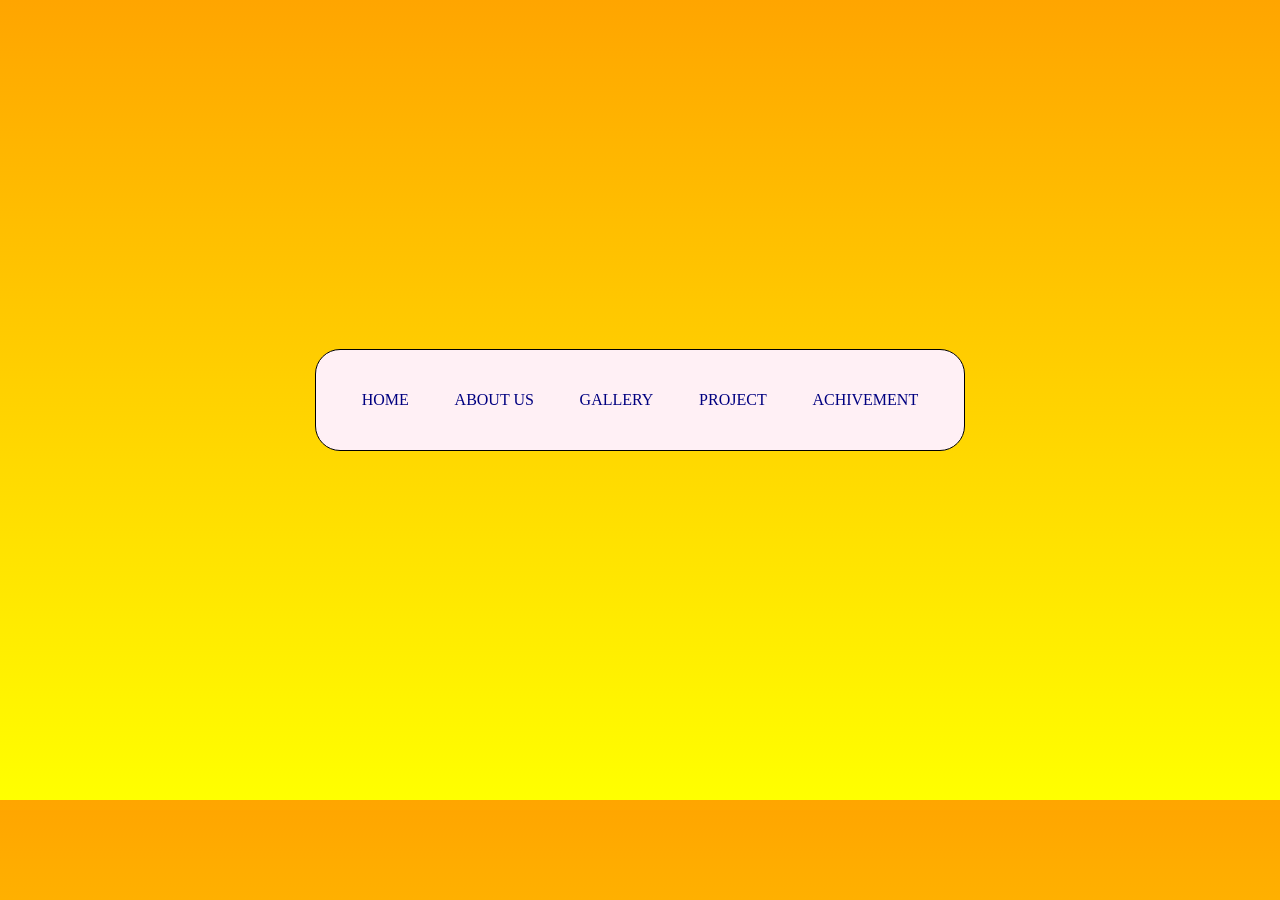
<file: assets/assignment-link/index.html>
<!DOCTYPE html>
<html lang="en">
<head>
    <meta charset="UTF-8">
    <meta name="viewport" content="width=device-width, initial-scale=1.0">
    <title>Document</title>
    <style>
      body{
        margin: 0;
        padding: 100px;
        display: flex;
        height: 600px;
        justify-content: center;
        align-items: center;
        background: linear-gradient(orange,yellow);
      }
      .box{
        height: 100px;
        width: 60%;
        border: 1px solid black;
        border-radius: 25px;
        background-color: lavenderblush;
      }
      ol{
        height: 100%;
        display: flex;
        justify-content: space-evenly;
        align-items: center;
        list-style: none;
        margin: 0;
        padding: 0;
      }
      a{
        text-decoration: none;
        color: navy;
      }

    </style>
</head>
<body>
    <div class="box">
        <ol>
            <li><a href="index.html"> HOME</a></li>
                <li><a href="about us.html">ABOUT US</a></li>
                <li><a href="Gallery.html"> GALLERY</a></li>
                <li><a href="Project.html">PROJECT</a></li>
                </li><a href="Achivment.html">ACHIVEMENT</a></li>
        
        </ol>
      
 </div>
    
</body>
</html>
</file>
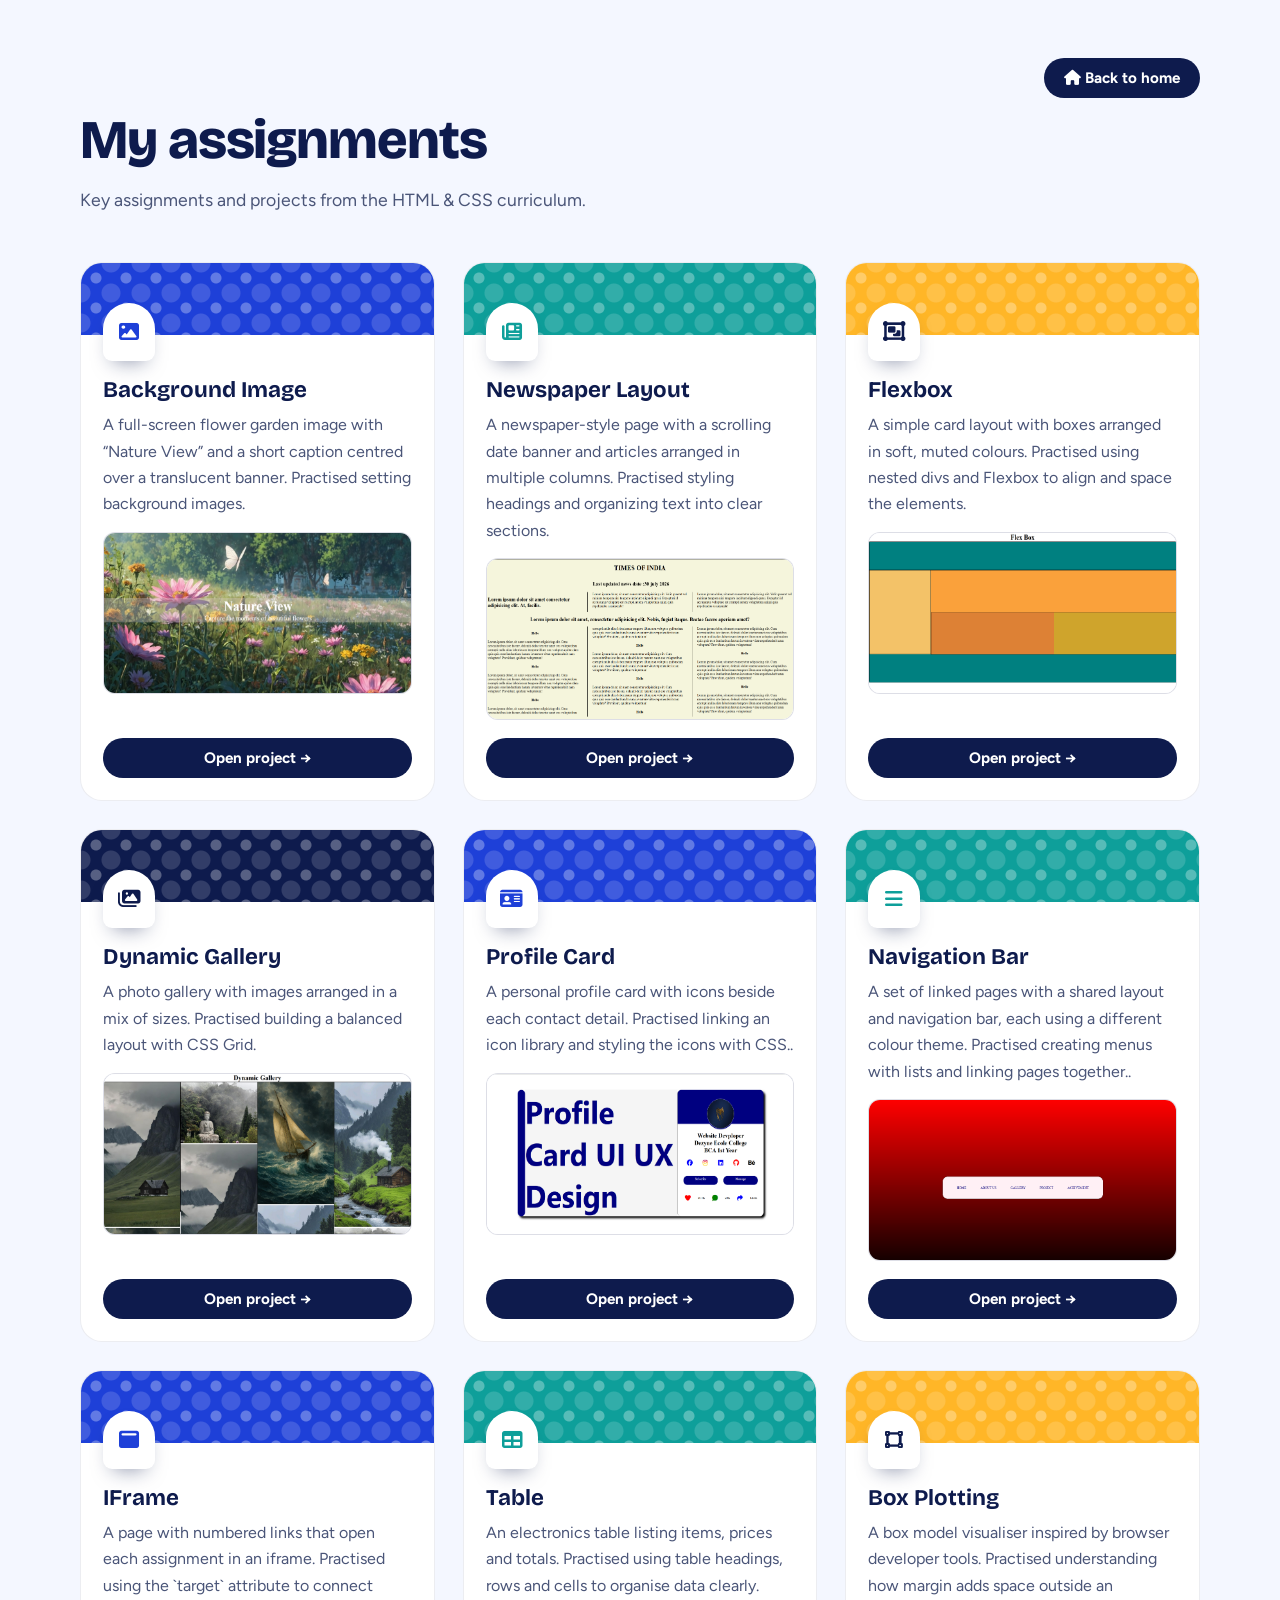
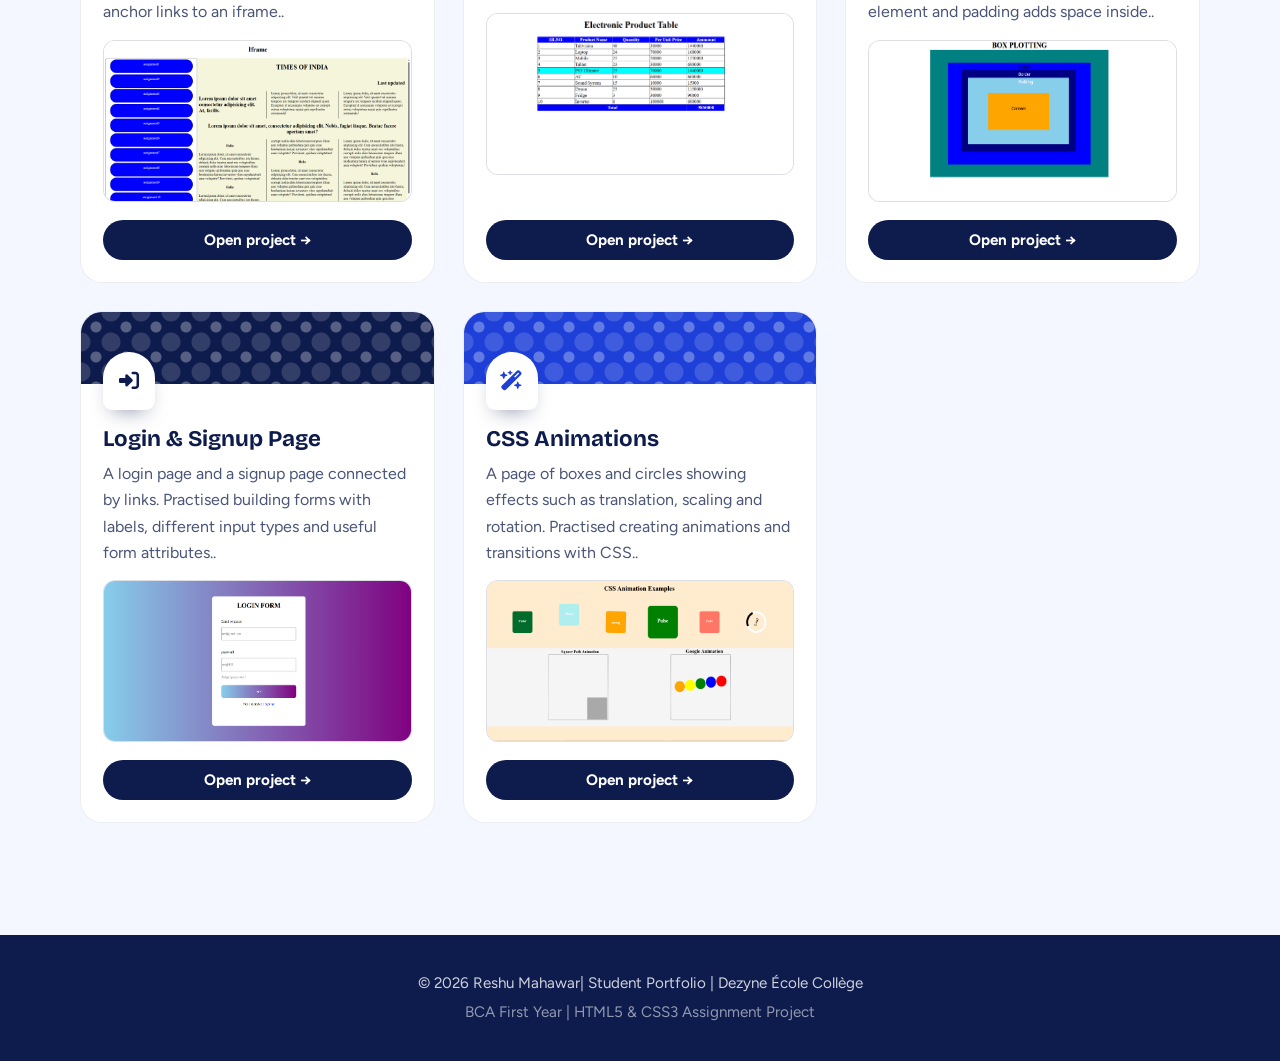
<file: Assignment_Page.html>
<!DOCTYPE html>
<html lang="en">
<head>
    <meta charset="UTF-8">
    <meta name="viewport" content="width=device-width, initial-scale=1.0">
    <title>Assignments | Reshu Mahawar</title>
    <link rel="stylesheet" href="style.css">
    <link href="https://fonts.googleapis.com/css2?family=Bricolage+Grotesque:opsz,wght@12..96,200..800&family=Figtree:ital,wght@0,300..900;1,300..900&display=swap" rel="stylesheet">
    <link rel="stylesheet" href="https://cdnjs.cloudflare.com/ajax/libs/font-awesome/6.4.0/css/all.min.css">
</head>
<body class="assignments-page">
    <!-- <header>
        <div class="navbar">
            <a class="logo" href="index.html">
                <span class="dot"></span>
                <span class="name">Reshu Mahawar</span>
            </a>
            <nav>
                <ul>
                    <li><a href="index.html#home">Home</a></li>
                    <li><a href="index.html#about">About</a></li>
                    <li><a href="index.html#skills">Skills</a></li>
                    <li><a href="index.html#myassignments">Assignments</a></li>
                    <li><a class="blue" href="index.html#contact-me">Contact</a></li>
                </ul>
            </nav>
        </div>
    </header> -->
    <main>
<section class="assignment" id="myassignments">
  <div class="assignment-grid">
    <a class="back-btn" href="index.html">
      <i class="fas fa-house"></i> Back to home
    </a>
    <h2 class="page-title">My assignments</h2>
    <p class="page-lead">Key assignments and projects from the HTML &amp; CSS curriculum.</p>
    <div class="assign-grid">
    <article class="card" id="project-1">
      <a class="card-link" href="assets/assignment-background/assignment-background.html"></a>
      <div class="card-top">
        <div class="card-icon">
          <i class="fas fa-image"></i>
        </div>
      </div>
      <div class="card-body">
        <h3>Background Image</h3>
        <p class="task">A full-screen flower garden image with “Nature View” and a short caption centred over a translucent banner. Practised setting background images.</p>
        <div class="shot">
          <div class="shot-view">
            <img src="./assets/assignment-background/Screenshot%202026-11-25%20205010.png" alt="Background Image">
          </div>
        </div>
        <span class="open-btn">Open project →</span>
      </div>
      </article>
      <article class="card" id="project-2">
        <a class="card-link" href="assets/assignement-newspaper/newspaper.html"></a>
        <div class="card-top t2">
          <div class="card-icon">
            <i class="fas fa-newspaper"></i>
          </div>
        </div>
        <div class="card-body">
          <h3>Newspaper Layout</h3>
          <p class="task">A newspaper-style page with a scrolling date banner and articles arranged in multiple columns. Practised styling headings and organizing text into clear sections.</p>
          <div class="shot">
            <div class="shot-view">
              <img src="./assets/assignement-newspaper/Screenshot%202026-11-24%20210854.png" alt="newspaper-image">
            </div>
          </div>
          <span class="open-btn">Open project →</span>
        </div>
      </article>
      <article class="card" id="project-3">
        <a class="card-link" href="assets/assignment-flexbox/assignment-flexbox.html"></a>
        <div class="card-top t3">
          <div class="card-icon">
            <i class="fas fa-object-group"></i>
          </div>
        </div>
        <div class="card-body">
          <h3>Flexbox</h3>
          <p class="task">A simple card layout with boxes arranged in soft, muted colours. Practised using nested divs and Flexbox to align and space the elements.</p>
          <div class="shot">
            <div class="shot-view">
              <img src="./assets/assignment-flexbox/Screenshot%202026-11-24%20211254.png" alt="flexbox-image">
            </div>
          </div>
          <span class="open-btn">Open project →</span>
        </div>
      </article>
      <article class="card" id="project-4">
        <a class="card-link" href="assets/assignemnt-dynamic-gallery/assignment-dynamic-gallery.html"></a>
        <div class="card-top t4">
          <div class="card-icon">
            <i class="fas fa-images"></i>
          </div>
        </div>
        <div class="card-body">
          <h3>Dynamic Gallery</h3>
          <p class="task">A photo gallery with images arranged in a mix of sizes. Practised building a balanced layout with CSS Grid.</p>
          <div class="shot">
            <div class="shot-view">
              <img src="./assets/assignemnt-dynamic-gallery/Screenshot%202026-11-24%20212330.png" alt="Dynamic-gallery">
            </div>
          </div>
          <span class="open-btn">Open project →</span>
        </div>
      </article>
      <article class="card" id="project-5">
        <a class="card-link" href="assets/assignment-profilecard/assignment-profilecard.html"></a>
        <div class="card-top t5">
          <div class="card-icon">
            <i class="fas fa-id-card"></i>
          </div>
        </div>
        <div class="card-body">
          <h3>Profile Card</h3>
          <p class="task">A personal profile card with icons beside each contact detail. Practised linking an icon library and styling the icons with CSS..</p>
          <div class="shot">
            <div class="shot-view">
              <img src="./assets/assignment-profilecard/Screenshot%202026-11-24%20212831.png" alt="Profile-card">
            </div>
          </div>
          <span class="open-btn">Open project →</span>
        </div>
      </article>
      <article class="card" id="project-6">
        <a class="card-link" href="assets/assignment-link/assignemnet-link.html"></a>
        <div class="card-top t6">
          <div class="card-icon">
            <i class="fas fa-bars"></i>
          </div>
        </div>
        <div class="card-body">
          <h3>Navigation Bar</h3>
          <p class="task">A set of linked pages with a shared layout and navigation bar, each using a different colour theme. Practised creating menus with lists and linking pages together..</p>
          <div class="shot">
            <div class="shot-view">
              <img src="./assets/assignment-link/Screenshot%202026-11-24%20213256.png" alt="Navbar">
            </div>
          </div>
          <span class="open-btn">Open project →</span>
        </div>
      </article>
      <article class="card" id="project-7">
        <a class="card-link" href="assets/assignment-iframe/assignment-iframe.html"></a>
        <div class="card-top">
          <div class="card-icon">
            <i class="fas fa-window-maximize"></i>
          </div>
        </div>
        <div class="card-body">
          <h3>IFrame</h3>
          <p class="task">A page with numbered links that open each assignment in an iframe. Practised using the `target` attribute to connect anchor links to an iframe..</p>
          <div class="shot">
            <div class="shot-view">
              <img src="./assets/assignment-iframe/Screenshot%202026-11-24%20214907.png" alt="iframe">
            </div>
          </div>
          <span class="open-btn">Open project →</span>
        </div>
      </article>
      <article class="card" id="project-8">
        <a class="card-link" href="assets/assignment-table/assignment-table.html"></a>
        <div class="card-top t2">
          <div class="card-icon">
            <i class="fas fa-table"></i>
          </div>
        </div>
        <div class="card-body">
          <h3>Table</h3>
          <p class="task">An electronics table listing items, prices and totals. Practised using table headings, rows and cells to organise data clearly.</p>
          <div class="shot">
            <div class="shot-view">
              <img src="./assets/assignment-table/Screenshot%202026-11-24%20215557.png" alt="table">
            </div>
          </div>
          <span class="open-btn">Open project →</span>
        </div>
      </article>
      <article class="card" id="project-9">
        <a class="card-link" href="assets/assignment-box-plotting/assignment-box-plotting.html"></a>
        <div class="card-top t3">
          <div class="card-icon">
            <i class="fas fa-vector-square"></i>
          </div>
        </div>
        <div class="card-body">
          <h3>Box Plotting</h3>
          <p class="task">A box model visualiser inspired by browser developer tools. Practised understanding how margin adds space outside an element and padding adds space inside..</p>
          <div class="shot">
            <div class="shot-view">
              <img src="./assets/assignment-box-plotting/Screenshot%202026-11-24%20215724.png" alt="Box-plotting">
            </div>
          </div>
          <span class="open-btn">Open project →</span>
        </div>
      </article>
      <article class="card" id="project-10">
        <a class="card-link" href="assets/assignment-login/assignment-login-signup.html"></a>
        <div class="card-top t4">
          <div class="card-icon">
            <i class="fas fa-right-to-bracket"></i>
          </div>
        </div>
        <div class="card-body">
          <h3>Login &amp; Signup Page</h3>
          <p class="task">A login page and a signup page connected by links. Practised building forms with labels, different input types and useful form attributes..</p>
          <div class="shot">
            <div class="shot-view">
              <img src="./assets/assignment-login/Screenshot%202026-11-24%20215922.png" alt="">
            </div>
          </div>
          <span class="open-btn">Open project →</span>
        </div>
      </article>
      <article class="card" id="project-11">
        <a class="card-link" href="assets/assignment-animation/assignment-animation.html"></a>
        <div class="card-top t5">
          <div class="card-icon">
            <i class="fas fa-wand-magic-sparkles"></i>
          </div>
        </div>
        <div class="card-body">
          <h3>CSS Animations</h3>
          <p class="task">A page of boxes and circles showing effects such as translation, scaling and rotation. Practised creating animations and transitions with CSS..</p>
          <div class="shot">
            <div class="shot-view">
              <img src="./assets/assignment-animation/Screenshot%202026-11-24%20220452.png" alt="">
            </div>
          </div>

          <span class="open-btn">Open project →</span>
        </div>
      </article>
    </div>
  </div>
</section>
    </main>
<footer>
  <p>© 2026 Reshu Mahawar| Student Portfolio | Dezyne École Collège</p>
  <p>BCA First Year | HTML5 &amp; CSS3 Assignment Project</p>
</footer>

</body>
</html>
</file>
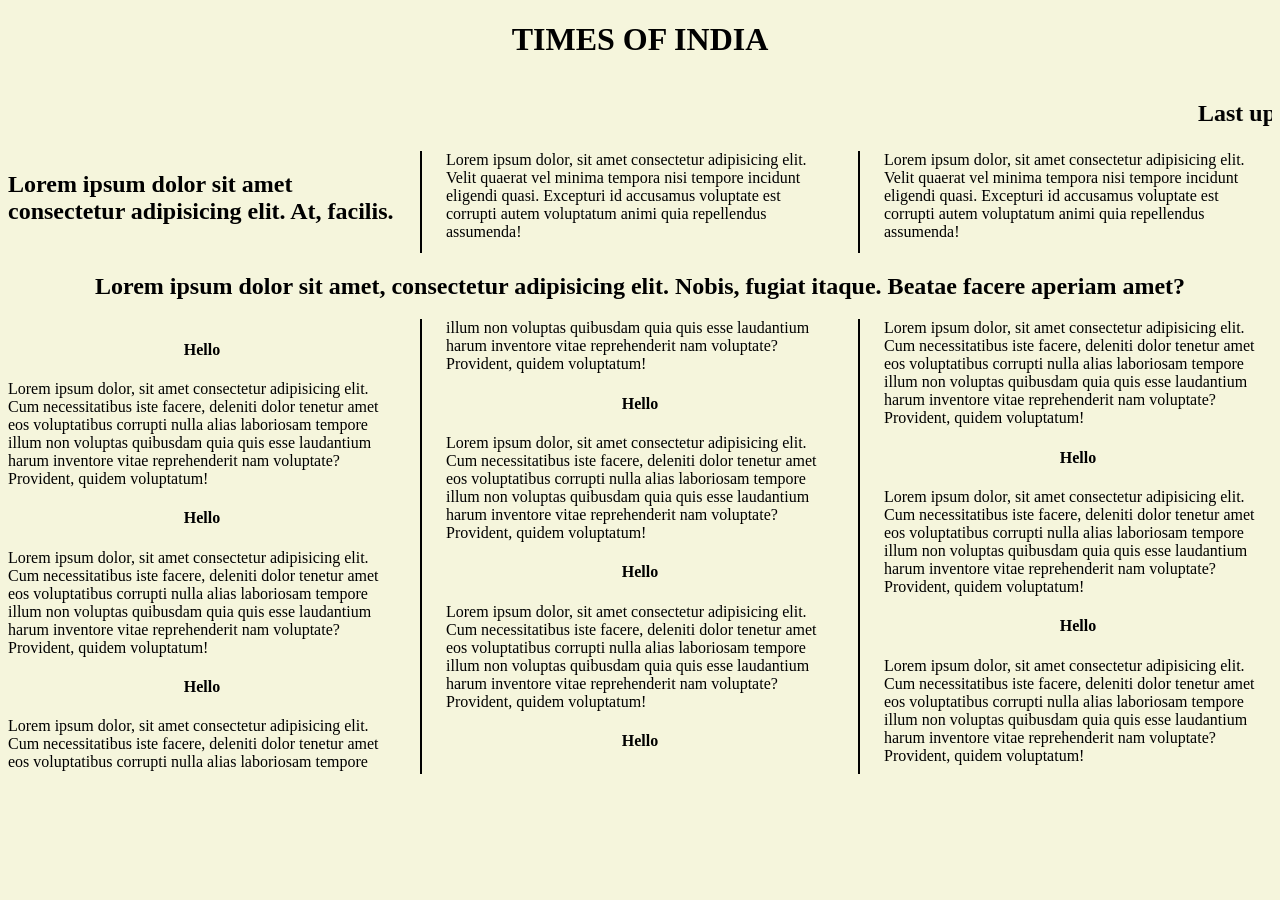
<file: assets/assignement-newspaper/newspaper.html>
<!DOCTYPE html>
<html lang="en">
<head>
    <meta charset="UTF-8">
    <meta name="viewport" content="width=device-width, initial-scale=1.0">
    <title>Document</title>
    <style>
        body{
            background-color:beige;
        }
        .three,.a{
            column-count:3;
            column-rule:2px solid black;
            column-gap:50px;
        }    
    </style>
</head>
<body>
    <h1 align="center">TIMES OF INDIA</h1>
    <marquee behavior="" direction=""><h2> Last updated news date :30 july 2026</h2></marquee>
    <div class="three">
        <h2>Lorem ipsum dolor sit amet consectetur adipisicing elit. At, facilis.</h2>
        <p> Lorem ipsum dolor, sit amet consectetur adipisicing elit. Velit quaerat vel minima tempora nisi tempore incidunt eligendi quasi. Excepturi id accusamus voluptate est corrupti autem voluptatum animi quia repellendus assumenda! </p>
        <p> Lorem ipsum dolor, sit amet consectetur adipisicing elit. Velit quaerat vel minima tempora nisi tempore incidunt eligendi quasi. Excepturi id accusamus voluptate est corrupti autem voluptatum animi quia repellendus assumenda! </p>
    </div>
    <h2 align ="center">Lorem ipsum dolor sit amet, consectetur adipisicing elit. Nobis, fugiat itaque. Beatae facere aperiam amet?</h2>
    <div class="a">
        <h4 align="center">Hello</h4>
        <P>Lorem ipsum dolor, sit amet consectetur adipisicing elit. Cum necessitatibus iste facere, deleniti dolor tenetur amet eos voluptatibus corrupti nulla alias laboriosam tempore illum non voluptas quibusdam quia quis esse laudantium harum inventore vitae reprehenderit nam voluptate? Provident, quidem voluptatum!</P>
        <h4 align="center">Hello</h4>
        <P>Lorem ipsum dolor, sit amet consectetur adipisicing elit. Cum necessitatibus iste facere, deleniti dolor tenetur amet eos voluptatibus corrupti nulla alias laboriosam tempore illum non voluptas quibusdam quia quis esse laudantium harum inventore vitae reprehenderit nam voluptate? Provident, quidem voluptatum!</P>
        <h4 align="center">Hello</h4>
        <P>Lorem ipsum dolor, sit amet consectetur adipisicing elit. Cum necessitatibus iste facere, deleniti dolor tenetur amet eos voluptatibus corrupti nulla alias laboriosam tempore illum non voluptas quibusdam quia quis esse laudantium harum inventore vitae reprehenderit nam voluptate? Provident, quidem voluptatum!</P>
        <h4 align="center">Hello</h4>
        <P>Lorem ipsum dolor, sit amet consectetur adipisicing elit. Cum necessitatibus iste facere, deleniti dolor tenetur amet eos voluptatibus corrupti nulla alias laboriosam tempore illum non voluptas quibusdam quia quis esse laudantium harum inventore vitae reprehenderit nam voluptate? Provident, quidem voluptatum!</P>
        <h4 align="center">Hello</h4>
        <P>Lorem ipsum dolor, sit amet consectetur adipisicing elit. Cum necessitatibus iste facere, deleniti dolor tenetur amet eos voluptatibus corrupti nulla alias laboriosam tempore illum non voluptas quibusdam quia quis esse laudantium harum inventore vitae reprehenderit nam voluptate? Provident, quidem voluptatum!</P>
        <h4 align="center">Hello</h4>
        <P>Lorem ipsum dolor, sit amet consectetur adipisicing elit. Cum necessitatibus iste facere, deleniti dolor tenetur amet eos voluptatibus corrupti nulla alias laboriosam tempore illum non voluptas quibusdam quia quis esse laudantium harum inventore vitae reprehenderit nam voluptate? Provident, quidem voluptatum!</P>
        <h4 align="center">Hello</h4>
        <P>Lorem ipsum dolor, sit amet consectetur adipisicing elit. Cum necessitatibus iste facere, deleniti dolor tenetur amet eos voluptatibus corrupti nulla alias laboriosam tempore illum non voluptas quibusdam quia quis esse laudantium harum inventore vitae reprehenderit nam voluptate? Provident, quidem voluptatum!</P>
        <h4 align="center">Hello</h4>
        <P>Lorem ipsum dolor, sit amet consectetur adipisicing elit. Cum necessitatibus iste facere, deleniti dolor tenetur amet eos voluptatibus corrupti nulla alias laboriosam tempore illum non voluptas quibusdam quia quis esse laudantium harum inventore vitae reprehenderit nam voluptate? Provident, quidem voluptatum!</P>
    
    </div>
</body>
</html>
</file>
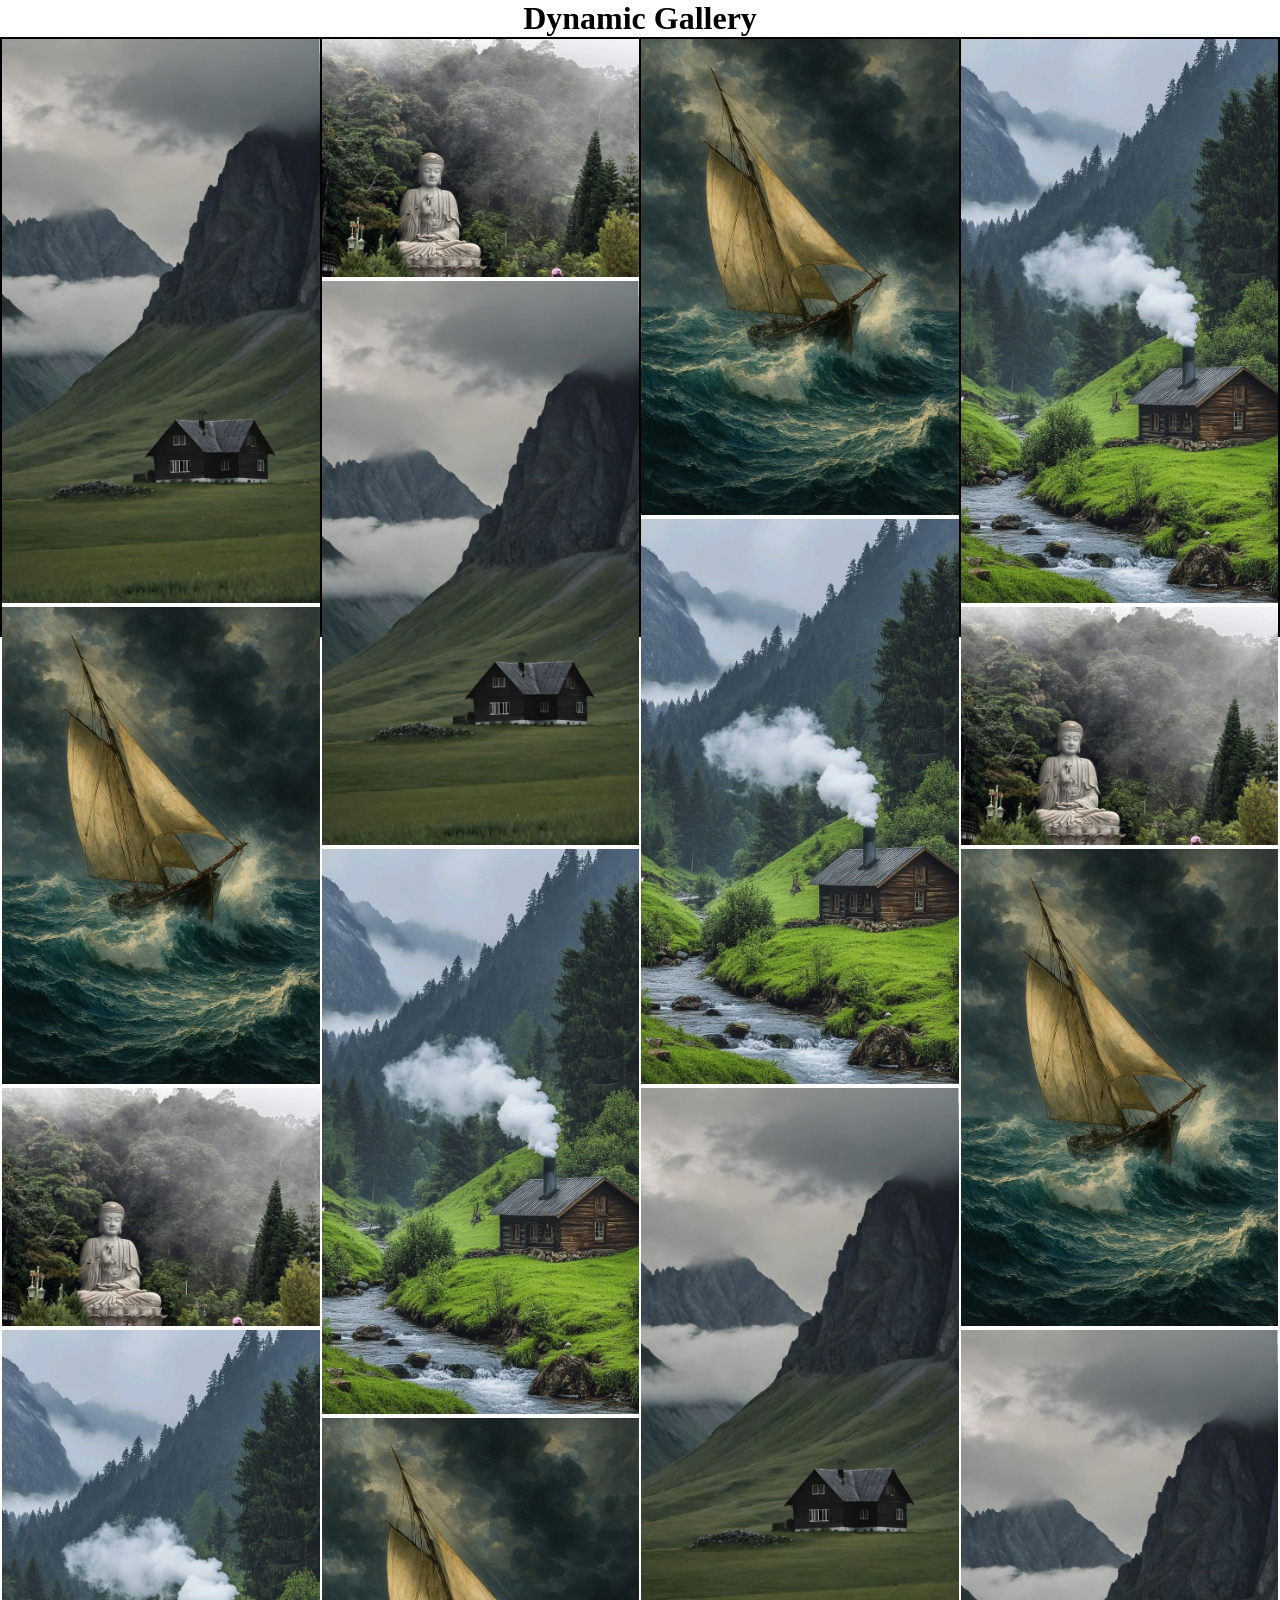
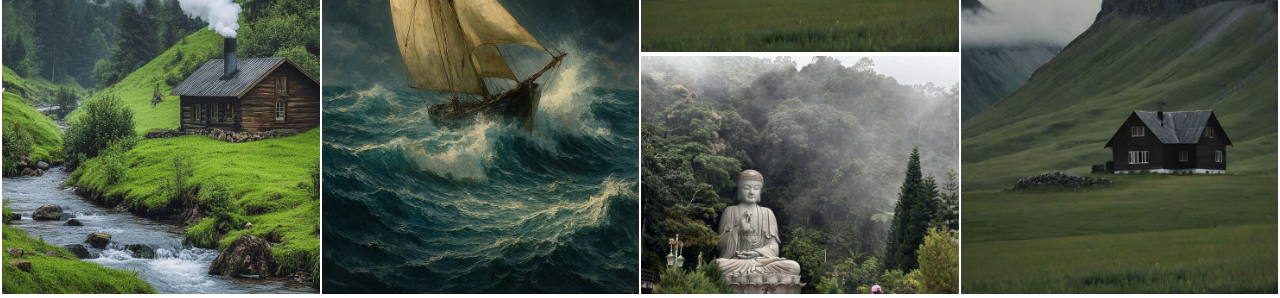
<file: assets/assignemnt-dynamic-gallery/assignment-dynamic-gallery.html>
<!DOCTYPE html>
<html lang="en">
<head>
    <meta charset="UTF-8">
    <meta name="viewport" content="width=device-width, initial-scale=1.0">
    <title>Document</title>
    <style>
        .container{
            height:600px;
            border:1px solid black;
            display: flex;
        }
        .box{
            height:100%;
            width:25%;
            border:1px solid black;
        }
        img{
            width:100%;
        }
        *{
            padding:0;
            margin: 0;
            box-sizing: border-box;
        }
    </style>
</head>
<body>
    <h1 align="center"> Dynamic Gallery</h1>
    <div class="container">
        <div class="box">
            <img src="c-1.png" alt="">
            <img src="c-8.png" alt="">
            <img src="c-6.png" alt="">
            <img src="c-2.png" alt="">
        </div>
        <div class="box">
           <img src="c-6.png" alt="">
            <img src="c-1.png"  alt="">
            <img src="c-2.png" alt="">
            <img src="c-8.png" alt="">
        </div>
         <div class="box">
           <img src="c-8.png"alt="">
           <img src="c-2.png" alt="">
            <img src="c-1.png" alt="">
            <img src="c-6.png"alt="">
             </div>
        <div class="box">
            <img src="c-2.png" alt="">
            <img src="c-6.png" alt="">
            <img src="c-8.png" alt="">
            <img src="c-1.png"  alt="">
        </div>
    </div>  
</body>
</html>
</file>
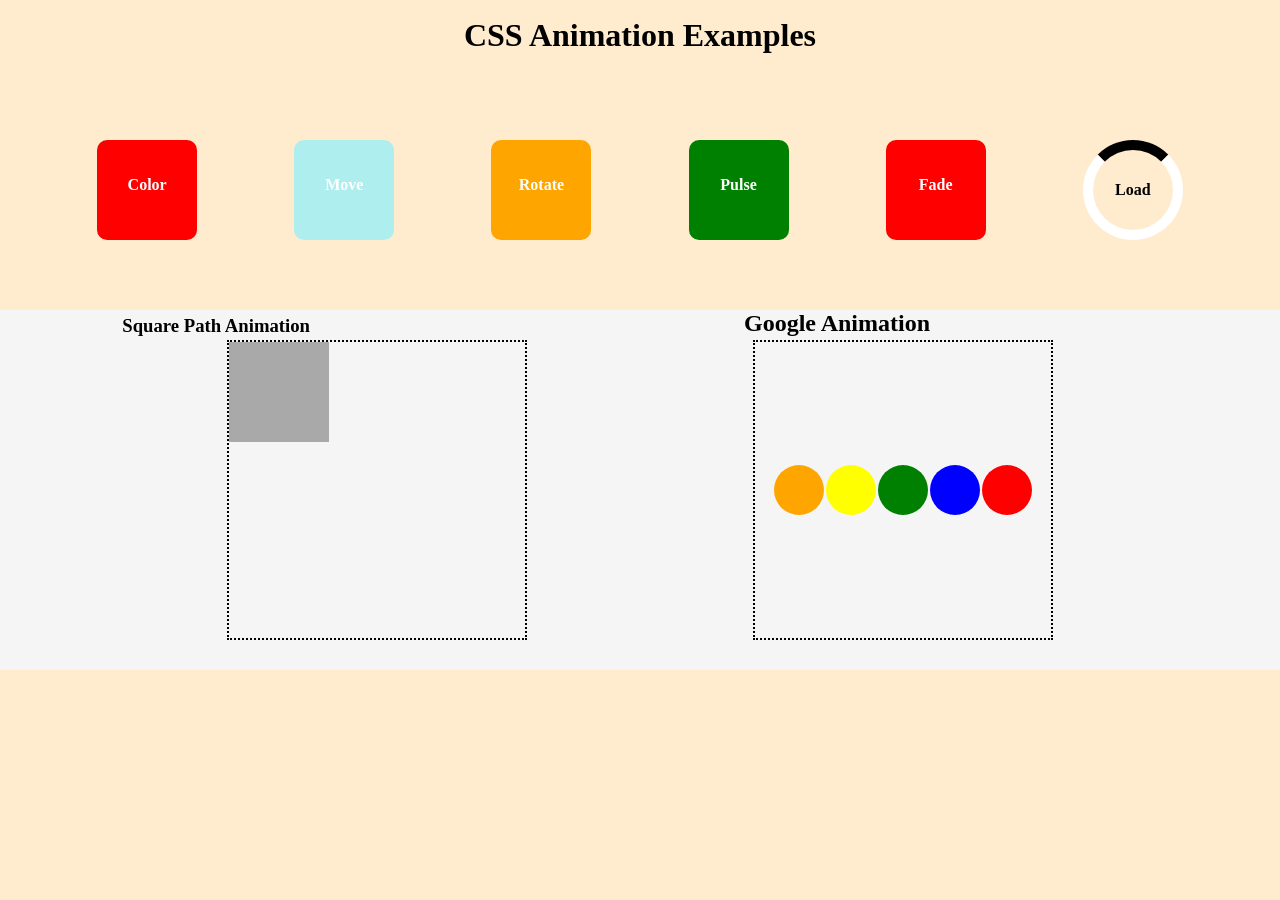
<file: assets/assignment-animation/assignment-animation.html>
<!DOCTYPE html>
<html lang="en">
<head>
    <meta charset="UTF-8">
    <meta name="viewport" content="width=device-width, initial-scale=1.0">
    <title>Document</title>
    <style>
        body{
            background-color:blanchedalmond;
        }
        h1{
            text-align: center;
            line-height: 70px;
        }
        .con{
            height: 600px;
        }
        .top{
            height: 40%;
            width: 100%;
            /* background-color: aliceblue; */
            display: flex;
            align-items: center;
            justify-content: space-evenly;
        }
        .box1{
            height: 100px;
            width: 100px;
            background-color: red;
            border-radius: 10%;
            animation-name: color;
            animation-duration: 5s;
            animation-iteration-count: infinite;
        }
        @keyframes color{
            0%{
                background-color: red;
            }
            33%{
                background-color: blue;
            }
            66%{
                background-color: green;
            }
            100%{
                background-color: orange;
            }
        }
        .box2{
            height: 100px;
            width: 100px;
            background-color: paleturquoise;
            border-radius: 10%;
            animation-name: move;
            animation-duration: 5s;
            animation-iteration-count: infinite;
        }
        @keyframes move{
            0%{
                transform: translate(0,0);
            }
            33%{
                transform: translate(0,50px);
            }
            66%{
                transform: translate(0,-50px);
            }
            100%{
                transform: translate(0,0);
            }
        }
        .box3{
            height: 100px;
            width: 100px;
            background-color: orange;
            border-radius: 10%;
            animation-name: rotate;
            animation-duration: 5s;
            animation-iteration-count: infinite;
        }
        @keyframes rotate{
            0%{
                transform: rotate(0deg);
            }
            25%{
                transform: rotate(90deg);
            }
            50%{
                transform: rotate(180deg);
            }
            75%{
                transform: rotate(270deg);
            }
            100%{
                transform: rotate(360deg);
            }
        }
        .box4{
            height: 100px;
            width: 100px;
            background-color:green;
            border-radius: 10%;
            animation-name: pulse;
            animation-duration: 5s;
            animation-iteration-count: infinite;
        }
        @keyframes pulse{
            0%{
                transform: scale(1);
            }
            50%{
                transform: scale(1.5);
            }
            100%{
                transform: scale(1);
            }
        }
        .box5{
            height: 100px;
            width: 100px;
            background-color:red;
            border-radius: 10%;
            animation-name: fade;
            animation-duration: 5s;
        }
        @keyframes fade{
            0%{
                opacity: 1;
            }
            50%{
                opacity: .5;
            }
            100%{
                opacity: 1;
            }
        }
        .box6{
            height: 100px;
            width: 100px;
            border: 10px solid white;
            border-top: 10px solid black;
            border-radius: 50%;
            display: flex;
            align-items: center;
            justify-content: center;
            animation-name: unknown;
            animation-duration: 5s;
            animation-iteration-count: infinite;
        }
        @keyframes unknown{
            /* 0%{
                transform: rotate(0deg);
            } */
            to{
                transform: rotate(360deg);
            }
        }
        h4{
            text-align: center;
            color: white;
            line-height: 90px;
        }
        .bottom{
            height: 60%;
            width: 100%;
            background-color: whitesmoke;
            display: flex;
            align-items: center;
            justify-content: space-evenly;
        }
        .sq{
            height: 300px;
            width: 300px;
            border: 2px dotted black;
        }
        .b{
            height: 100px;
            width: 100px;
            background-color: darkgray;
            /* border-radius: 10%; */
            animation-name: moving;
            animation-duration: 5s;
            animation-iteration-count: infinite;
        }
        @keyframes moving{
            0%{
                transform: translate(0,0);
            }
            25%{
                transform: translate(196px,0);
            }
            50%{
                transform: translate(196px,196px);
            }
            75%{
                transform: translate(0,196px);
            }
            100%{
                transform: translate(0,0);
            }
        }
        .a{
            height: 300px;
            width: 300px;
            gap: 2px;
            border: 2px dotted black;
            display: flex;
            align-items: center;
            justify-content: center;
        }
        .google{
            height: 50px;
            width: 50px;
            /* border: 1px solid black; */
            border-radius: 50%;
            animation-name: ek;
            animation-duration: 3s;
            animation-iteration-count: infinite;
            animation-timing-function: ease-in-out;
        }
        @keyframes ek{
            0%,100%{
                transform: translate(0);
            }
            33%{
                transform: translate(0,-30px);
            }
        }
        .g1{
            background-color: red;
        }
        .g1{
            background-color: orange;
        }
        .g2{
            background-color: yellow;
            animation-delay: .3s;
        }
        .g3{
            background-color: green;
            animation-delay: .6s;
        }
        .g4{
            background-color: blue;
            animation-delay: .9s;
        }
        .g5{
            background-color: red;
            animation-delay: 1.2s;
        }
        h3{
            position: absolute;
            right: 970px;
            top: 315px;
        
        }
        h2{
            position: absolute;
            right: 350px;
            top: 310px;
        }
        *{
            margin: 0;
            padding: 0;
            box-sizing: border-box;
        }
    </style>
</head>
<body>
    <div class="con">
        <h1>CSS Animation Examples </h1>
        <div class="top">
            <div class="box1"><h4>Color</h4></div>
            <div class="box2"><h4>Move</h4></div>
            <div class="box3"><h4>Rotate</h4></div>
            <div class="box4"><h4>Pulse</h4></div>
            <div class="box5"><h4>Fade</h4></div>
            <div class="box6"><h4 style="color: black;">Load</h4></div>
        </div>
        <h3 align="center">Square Path Animation</h3>
        <div class="bottom">
            <div class="sq">
                <div class="b"></div>
            </div>
            <div class="a">
                <h2>Google Animation</h2>
                <div class="google g1"></div>
                <div class="google g2"></div>
                <div class="google g3"></div>
                <div class="google g4"></div>
                <div class="google g5"></div>
            </div>
        </div>
    </div>
</body>
</html>
</file>
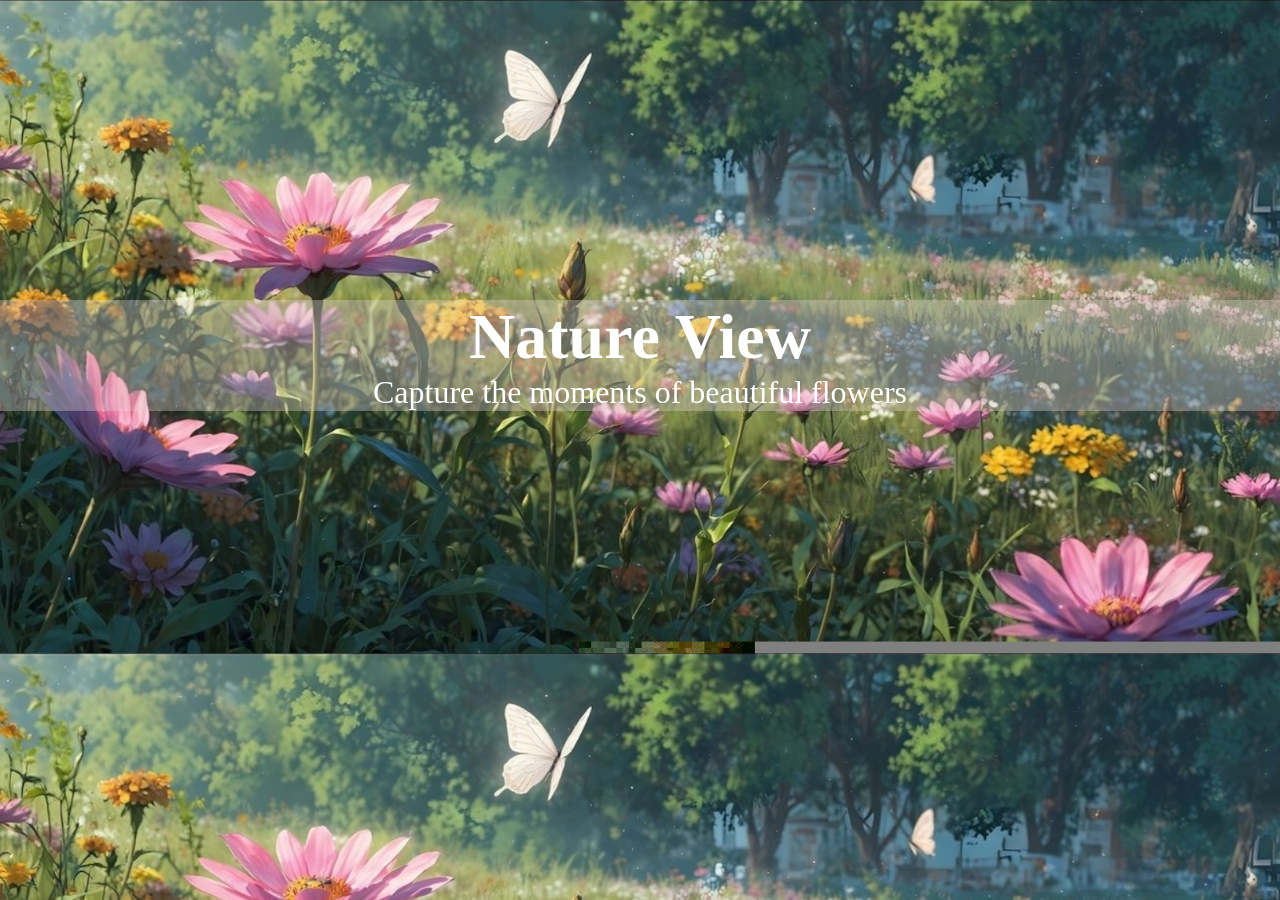
<file: assets/assignment-background/assignment-background.html>
<!DOCTYPE html>
<html lang="en">
<head>
    <meta charset="UTF-8">
    <meta name="viewport" content="width=device-width, initial-scale=1.0">
    <title>Document</title>
      <style> 
          body{
            background-image: url(Screenshot_1-10-2026_203125.jpeg);
            background-size:cover;
          }
          .box{
            text-align: center;
            margin-top: 300px;
            color:white;
            background-color: rgba(223, 211, 211, 0.358);
            font-size: xx-large;
          }   
          *{
            margin: 0;
            padding: 0;
          }
        </style>
</head>
<body>
   <div class="box">
    <h1>Nature View</h1>
    <p>Capture the moments of beautiful flowers</p>
   </div>
</body>
</html>
</file>
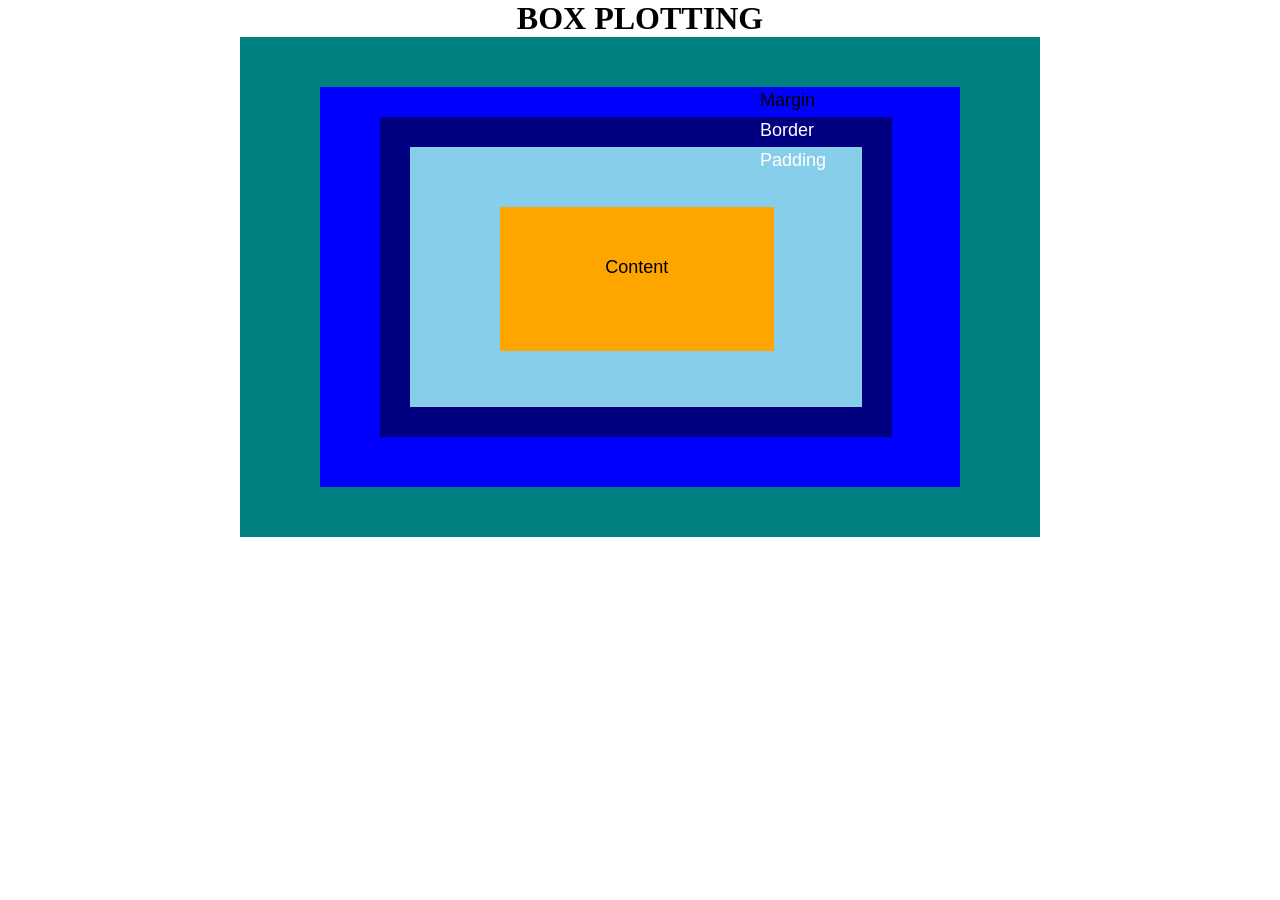
<file: assets/assignment-box-plotting/assignment-box-plotting.html>
<!DOCTYPE html>
<html lang="en">
<head>
    <meta charset="UTF-8">
    <meta name="viewport" content="width=device-width, initial-scale=1.0">
    <title>Document</title>
    <style>
        .con{
            height: 500px;
            width: 800px; 
            background-color: teal;
            display: flex;
            justify-content: center;
            align-items: center;
            margin: auto;
        }
        .box{
            height: 80%;
            width: 80%;
            background-color: blue;
            font-size: large;
            font-family: 'Segoe UI', Tahoma, Geneva, Verdana, sans-serif;
            
        }
        .box1{
            height: 80%;
            width: 80%;
            background-color: skyblue;
            border: 30px solid navy;
            margin: 30px 20px 20px 60px;
            padding: 60px 20px 20px 90px;
            text-align: center;
           
        }
        *{
            padding: 0;
            margin: 0;
            box-sizing: border-box;
        }
        .box2{
            height: 80%;
            width: 80%;
            background-color: orange;
            text-align: center;
            line-height: 120px;
        }
        .margin{
            position: absolute;
            top: 90px;
            left: 760px;
        }
        .box1>.border{
            position: absolute;
            top: 120px;
            left: 760px;
            color: white;
            text-align: center;
            
        }
        .padding{
            position: absolute;
            top: 150px;
            left: 760px;
            color: white;
            text-align: center;
    
          

        }
    </style>
</head>
<body>
    <h1 align="center"> BOX PLOTTING</h1>
    <div class="con">
        <div class="box">
            <p class=" margin">Margin</p>
            <div class="box1">
                <p class=" border">Border</p>
                <div class="box2">Content</div>
                <p class="padding">Padding</p>
            </div>
        </div>
    </div>
    
</body>
</html>
</file>
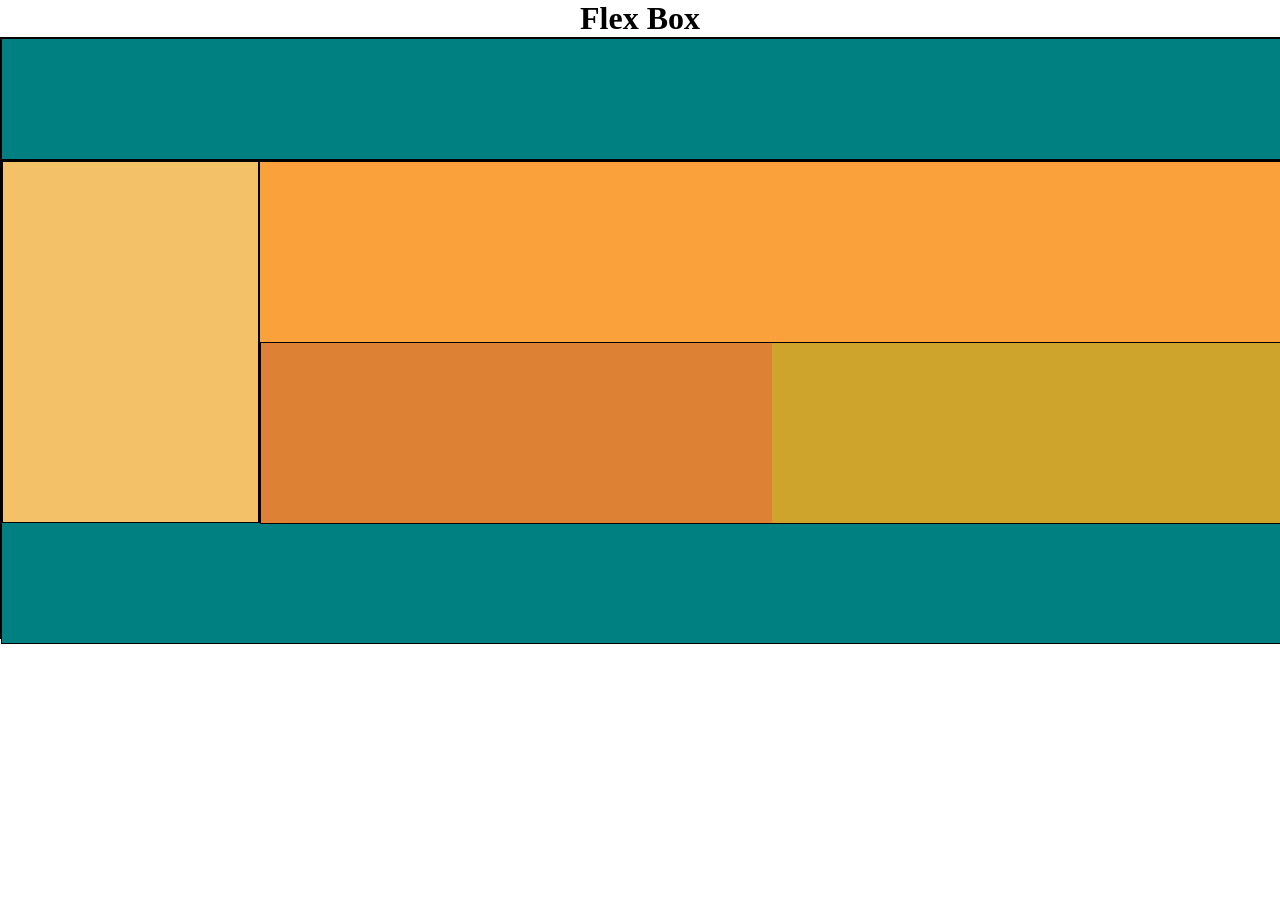
<file: assets/assignment-flexbox/assignment-flexbox.html>
<!DOCTYPE html>
<html lang="en">
<head>
    <meta charset="UTF-8">
    <meta name="viewport" content="width=device-width, initial-scale=1.0">
    <title>Document</title>
    <style>
        .con{
            height: 600px;
            border: 1px solid black;
            width: 100%;
            background-color: rgb(204, 55, 80);
        }
        .header{
            height: 20%;
            border: 1px solid black;
            width: 100%;
            background-color: teal;
        }
        .center{
            height: 60%;
            border: 1px solid black;
            width: 100%;
            display: flex;
            background-color: rgb(72, 204, 175);
        }
        .footer{
            height: 20%;
            border: 1px solid black;
            width: 100%;
            background-color: teal;
        }
        .left{
            height: 100%;
            width: 20%;
            border: 1px solid black;
            background-color: rgb(243, 194, 104);
        }
        .right{
            height: 100%;
            width: 80%;
            border: 1px solid black;
            background-color: rgb(171, 230, 217);

        }
        .top{
            height: 50%;
            width: 100%;
             background-color: rgb(250, 161, 59);
        }
        .bottom{
            height: 50%;
            width: 100%;
            border: 1px solid black;
            display: flex;
            background-color: brown;
        }
        .bottom-left{
            height: 100%;
            width: 50%;
            background-color: rgb(221, 129, 53);
        }
        .bottom-right{
            height: 100%;
            width: 50%;
           background-color: rgb(207, 164, 44);
        }
        *{
            padding: 0;
            margin: 0;
        }
    </style>
</head>
<body>
    <h1 align="center">Flex Box</h1>
    <div class="con">
    <div class="header"></div>
    <div class="center">
        <div class="left"></div>
        <div class="right">
            <div class="top"></div>
            <div class="bottom">
                <div class="bottom-left"></div>
                <div class="bottom-right"></div>
            </div>
            </div>
        </div>
    <div class="footer"></div>
    </div>
</body>
</html>
</file>
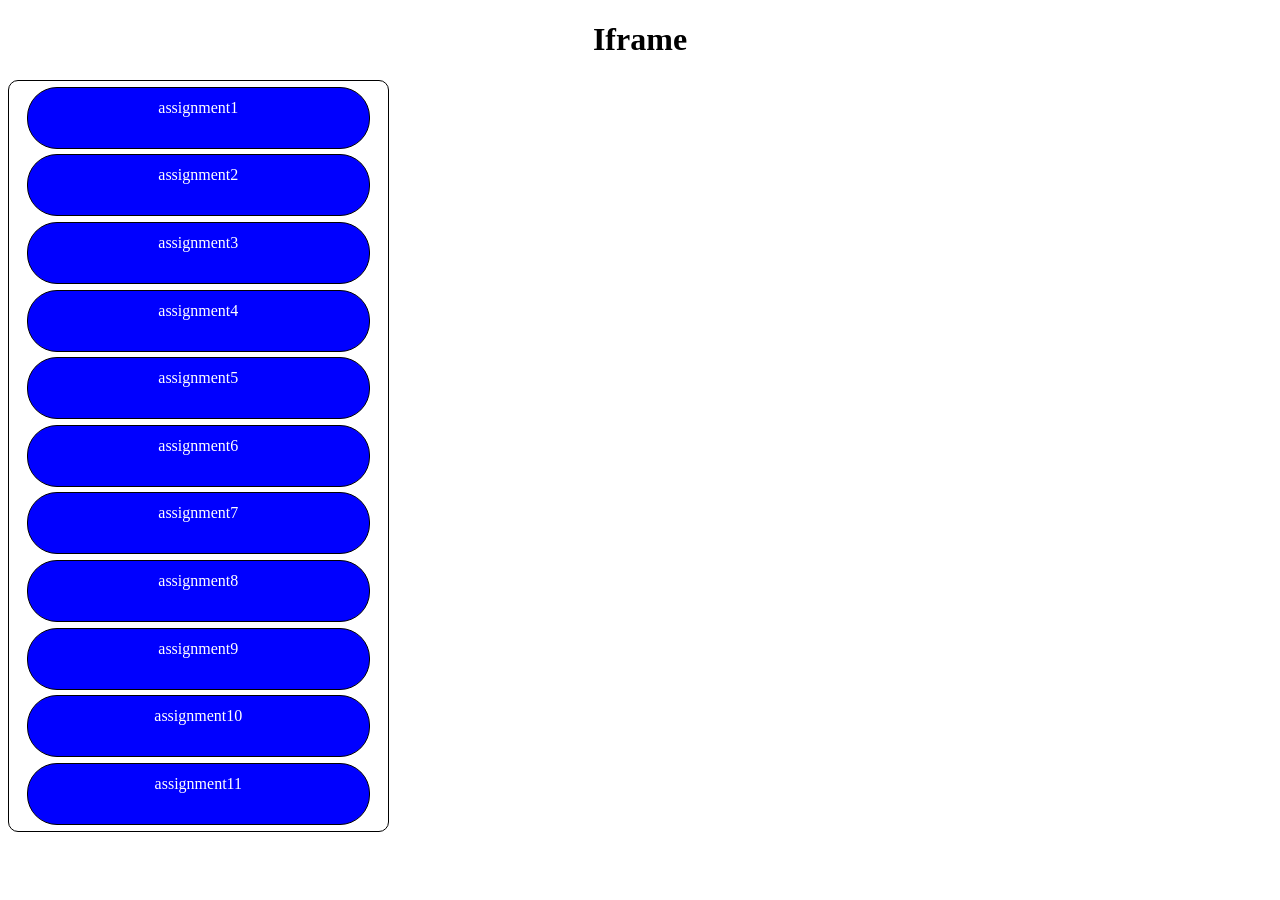
<file: assets/assignment-iframe/assignment-iframe.html>
<!DOCTYPE html>
<html lang="en">
<head>
    <meta charset="UTF-8">
    <meta name="viewport" content="width=device-width, initial-scale=1.0">
    <title>Document</title>
    <style>
        .con{
            height: 750px;
            display: flex;
            border-radius: 20px;
        
        }
        .left{
            height: 100%;
            width: 30%;
            display: flex;
            flex-direction: column;
            justify-content: space-evenly;
            align-items: center;
            border: 1px solid black;
            border-radius: 10px
          
        }
        .right{
          height: 100%;
          width: 70%;
          
          
        }
        .button{
            text-align: center;
            line-height: 40px;
            border-radius: 30px;
            height: 8%;
            width: 90%;
            border: 1px solid black;
            background-color: blue;

        }
        a{ 
            text-decoration: none;
            color: white;
            

        }
    </style>
</head>
<body>
      <h1 align="center"> Iframe</h1>
    <div class="con">
        <div class="left">
             <div class="button"><a href="../assignment-background/assignment-background.html"  target="box">assignment1</a></div>
              <div class="button"><a href="../assignement-newspaper/newspaper.html" target="box">assignment2</a></div>
              <div class="button"><a href="../assignment-flexbox/assignment-flexbox.html" target="box">assignment3</a></div>
              <div class="button"><a href="../assignemnt-dynamic-gallery/assignment-dynamic-gallery.html" target="box">assignment4</a></div>
              <div class="button"><a href="../assignment-profilecard/assignment-profilecard.html" target="box">assignment5</a></div>  
              <div class="button"><a href="../assignment-link/about%20us.html" target="box">assignment6</a>
                    <a href="../assignment-link/Achivment.html"></a>
                    <a href="../assignment-link/Gallery.html"></a>
                    <a href="assignment-iframe.html"></a>
                    <a href="../assignment-link/Project.html"></a>
              </div>
              <div class="button"><a href="assignment-iframe.html" target="box">assignment7</a></div>
              <div class="button"><a href="../assignment-table/assignment-table.html" target="box">assignment8</a></div>
              <div class="button"><a href="../assignment-box-plotting/assignment-box-plotting.html" target="box">assignment9</a></div>
              <div class="button"><a href="../assignment-login/assignment-login-signup.html" target="box">assignment10</a></div>
              <div class="button"><a href="../assignment-animation/assignment-animation.html" target="box">assignment11</a></div>
              
            </div>
            <div class="right">
                <iframe src="" frameborder="0" height="100%" width="100% " name="box"></iframe>
            </div>
        
    </div>
</body>
</html>
</file>
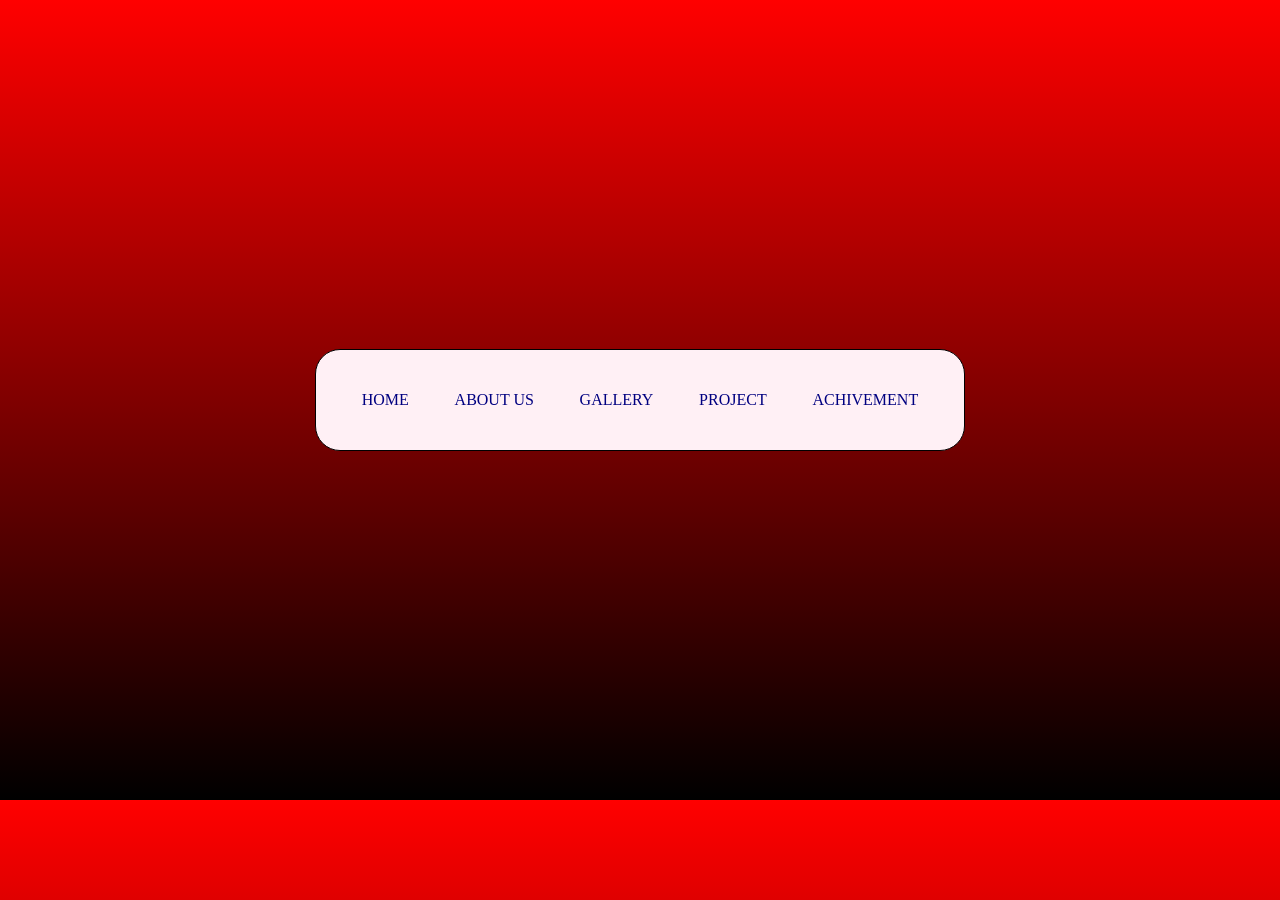
<file: assets/assignment-link/about us.html>
<!DOCTYPE html>
<html lang="en">
<head>
    <meta charset="UTF-8">
    <meta name="viewport" content="width=device-width, initial-scale=1.0">
    <title>Document</title>
    <style>
      body{
        margin: 0;
        padding: 100px;
        display: flex;
        height: 600px;
        justify-content: center;
        align-items: center;
        background: linear-gradient(red, black);
      }
      .box{
        height: 100px;
        width: 60%;
        border: 1px solid black;
        border-radius: 25px;
        background: lavenderblush;
      }
      ol{
        height: 100%;
        display: flex;
        justify-content: space-evenly;
        align-items: center;
        list-style: none;
        margin: 0;
        padding: 0;
      }
      a{
        text-decoration: none;
        color: navy;
      }

    </style>
</head>
<body>
    <div class="box">
        <ol>
            <li><a href="index.html"> HOME</a></li>
                <li><a href="about us.html">ABOUT US</a></li>
                <li><a href="Gallery.html">GALLERY</a></li>
                <li><a href="Project.html">PROJECT</a></li>
                </li><a href="Achivment.html">ACHIVEMENT</a></li>
        
        </ol>
      
 </div>
    
</body>
</html>
</file>
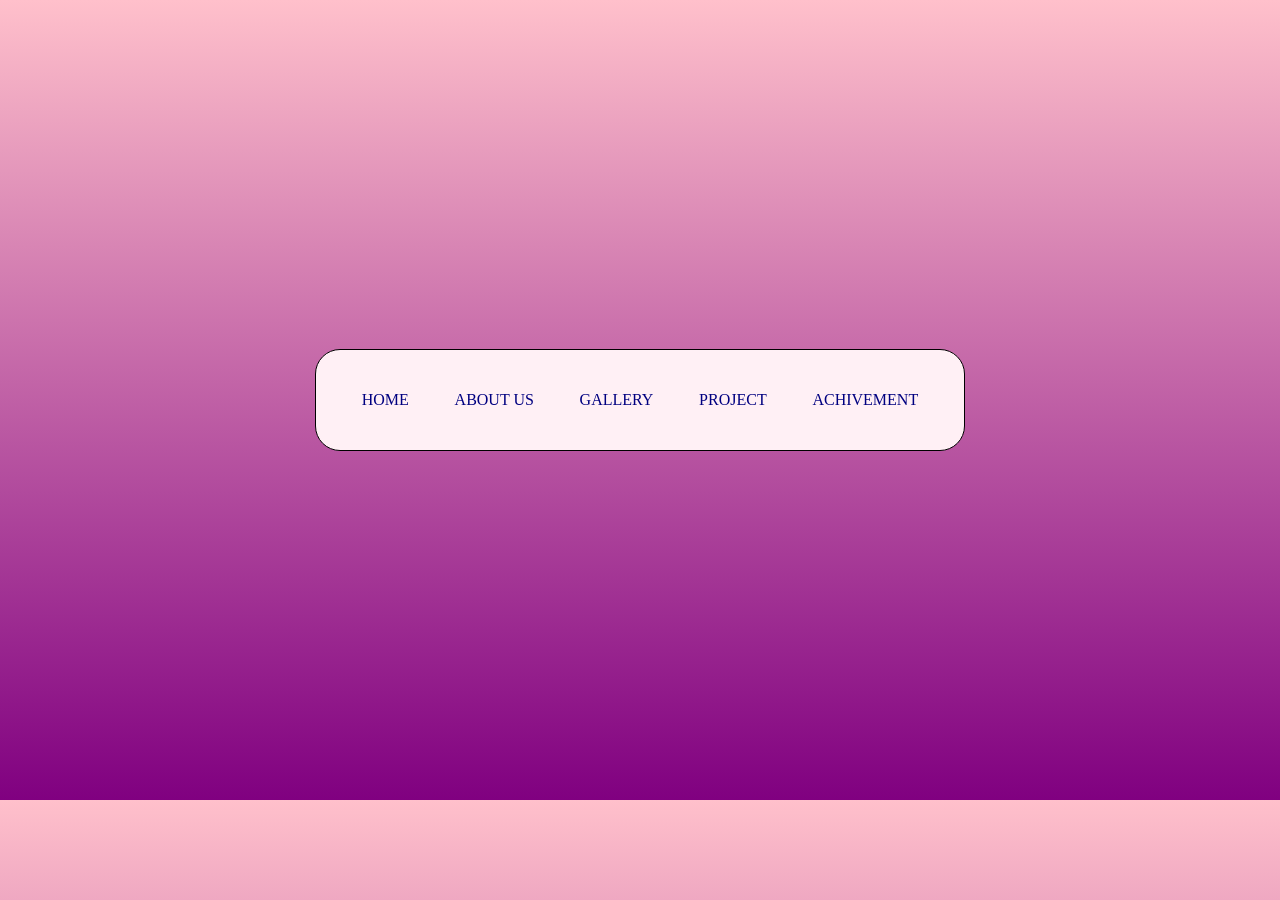
<file: assets/assignment-link/Achivment.html>
<!DOCTYPE html>
<html lang="en">
<head>
    <meta charset="UTF-8">
    <meta name="viewport" content="width=device-width, initial-scale=1.0">
    <title>Document</title>
    <style>
      body{
        margin: 0;
        padding: 100px;
        display: flex;
        height: 600px;
        justify-content: center;
        align-items: center;
        background: linear-gradient(pink,purple);
      }
      .box{
        height: 100px;
        width: 60%;
        border: 1px solid black;
        border-radius: 25px;
        background: lavenderblush;
      }
      ol{
        height: 100%;
        display: flex;
        justify-content: space-evenly;
        align-items: center;
        list-style: none;
        margin: 0;
        padding: 0;
      }
      a{
        text-decoration: none;
        color: navy;
      }

    </style>
</head>
<body>
    <div class="box">
        <ol>
            <li><a href="index.html"> HOME</a></li>
                <li><a href="about us.html">ABOUT US</a></li>
                <li><a href="Gallery.html"> GALLERY</a></li>
                <li><a href="Project.html">PROJECT</a></li>
                </li><a href="Achivment.html">ACHIVEMENT</a></li>
        
        </ol>
      
 </div>
    
</body>
</html>
</file>
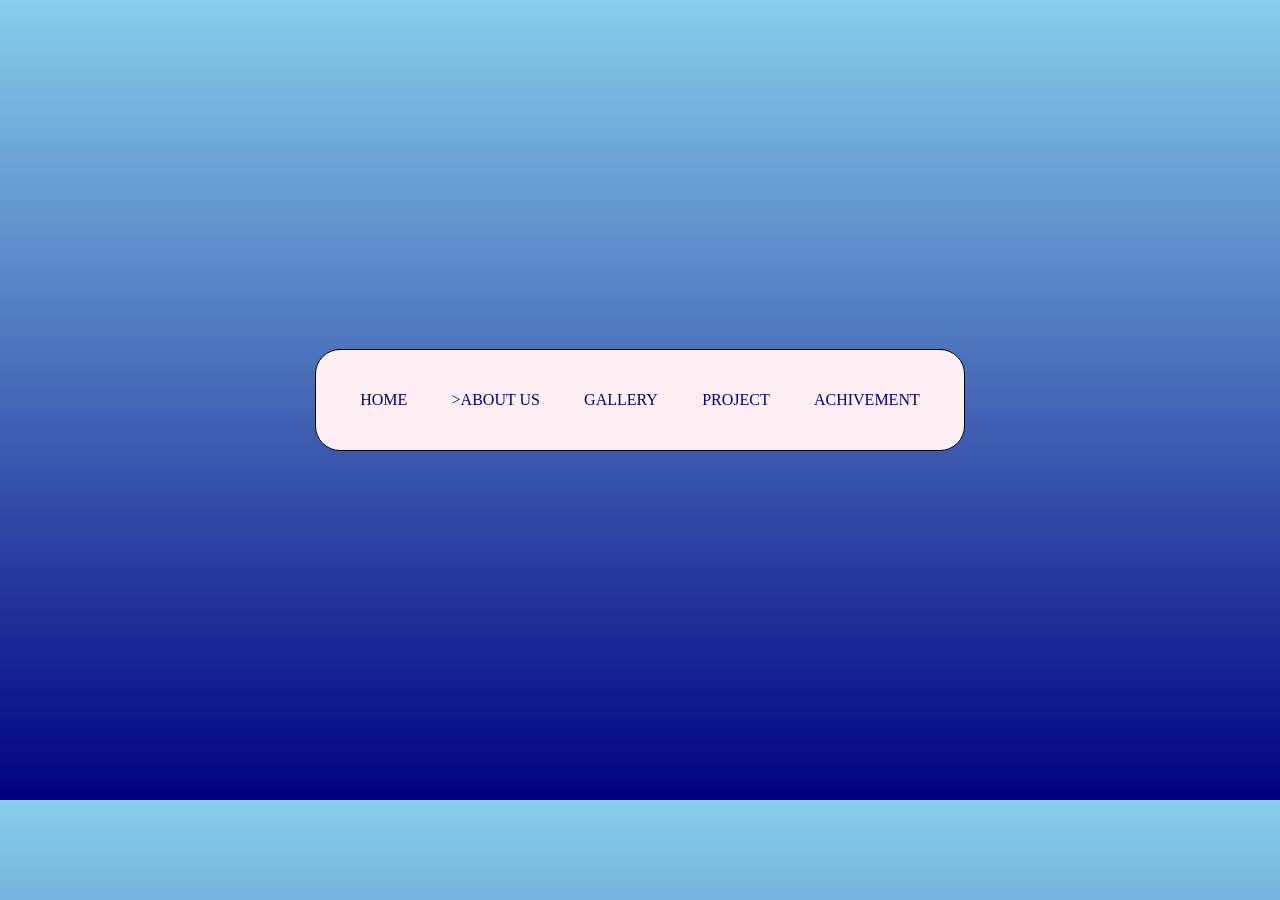
<file: assets/assignment-link/Gallery.html>
<!DOCTYPE html>
<html lang="en">
<head>
    <meta charset="UTF-8">
    <meta name="viewport" content="width=device-width, initial-scale=1.0">
    <title>Document</title>
    <style>
      body{
        margin: 0;
        padding: 100px;
        display: flex;
        height: 600px;
        justify-content: center;
        align-items: center;
        background: linear-gradient(skyblue,navy);
      }
      .box{
        height: 100px;
        width: 60%;
        border: 1px solid black;
        border-radius: 25px;
        background: lavenderblush;
      }
      ol{
        height: 100%;
        display: flex;
        justify-content: space-evenly;
        align-items: center;
        list-style: none;
        margin: 0;
        padding: 0;
      }
      a{
        text-decoration: none;
        color: navy;
      }

    </style>
</head>
<body>
    <div class="box">
        <ol>
            <li><a href="index.html"> HOME</a></li>
                <li><a href="about us.html">>ABOUT US</a></li>
                <li><a href="Gallery.html"> GALLERY</a></li>
                <li><a href="Project.html">PROJECT</a></li>
                </li><a href="Achivment.html">ACHIVEMENT</a></li>
        
        </ol>
      
 </div>
    
</body>
</html>
</file>
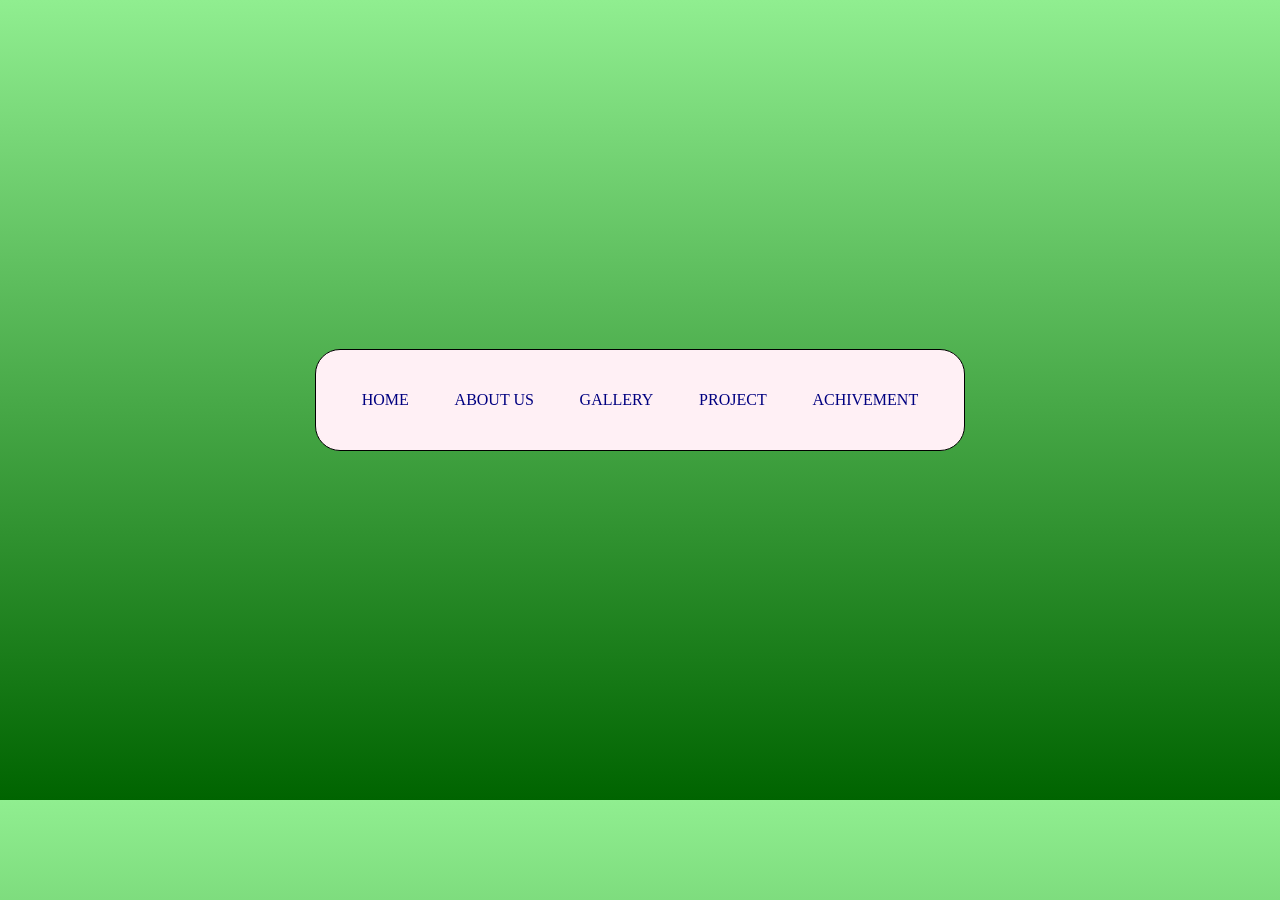
<file: assets/assignment-link/Project.html>
<!DOCTYPE html>
<html lang="en">
<head>
    <meta charset="UTF-8">
    <meta name="viewport" content="width=device-width, initial-scale=1.0">
    <title>Document</title>
    <style>
      body{
        margin: 0;
        padding: 100px;
        display: flex;
        height: 600px;
        justify-content: center;
        align-items: center;
        background: linear-gradient(lightgreen,darkgreen);
      }
      .box{
        height: 100px;
        width: 60%;
        border: 1px solid black;
        border-radius: 25px;
        background: lavenderblush;
      }
      ol{
        height: 100%;
        display: flex;
        justify-content: space-evenly;
        align-items: center;
        list-style: none;
        margin: 0;
        padding: 0;
      }
      a{
        text-decoration: none;
        color: navy;
      }

    </style>
</head>
<body>
    <div class="box">
        <ol>
            <li><a href="index.html"> HOME</a></li>
                <li><a href="about us.html">ABOUT US</a></li>
                <li><a href="Gallery.html"> GALLERY</a></li>
                <li><a href="Project.html">PROJECT</a></li>
                </li><a href="Achivment.html">ACHIVEMENT</a></li>
        
        </ol>
      
 </div>
    
</body>
</html>
</file>
<file: style.css>
:root {
  --paper:     #F4F7FF;
  --white:     #FFFFFF;
  --ink:       #0E1B4D;
  --muted:     #4A5578;
  --cobalt:    #1E40D8;
  --turquoise: #0E9F9A;
  --marigold:  #FFB627;
  --display:   'Bricolage Grotesque', system-ui, sans-serif;
  --body:      'Figtree', system-ui, sans-serif;
  --ease:      cubic-bezier(.2, .8, .2, 1);
}
*{
    margin: 0;
    padding: 0;
    box-sizing: border-box;
}
header{
    position: fixed;
    top: 0;
    height: 10vh;
    width: 100%;
    background-color: var(--paper);
    z-index: 1000;
    border: 1px solid rgb(190, 190, 252);
}
body{
    background-color: var(--paper);
}
.navbar{
    width: 100%;
    padding: 10px 110px;
    display: flex;
    justify-content: space-between;
}
ul{
    list-style: none;
    display: flex;
    gap: 1%;
}
nav a{
    display: block;
    padding: 8px 14px;
    border-radius: 49px;
    text-decoration: none;
    font-weight: 600;
    font-size: 1rem;
    color: black;
}
nav a:hover{ 
    background: rgba(30, 64, 216, .1); 
    color: var(--cobalt); 
}
nav a .blue{ 
    background: var(--cobalt); 
    color: #fff; 
}
li>.blue:hover{
    background: var(--ink);
    color: #fff; 
}
.logo{
    display: flex;
    align-items: center;
    gap: 8px;
    font-family: var(--display);
    font-weight: 800;
    font-size: 1.45rem;
    color: var(--cobalt);
    text-decoration: none;
}
.logo>.dot{
    width: 10px;
    height: 10px;
    border-radius: 50%;
    background: var(--marigold);
    animation-name: pulse;
    animation-iteration-count: infinite;
    animation-duration: 2.4s;
    animation-timing-function: ease-in-out;
}
@keyframes pulse{
    0%{
        transform: scale(1);
    }
    50%{
        transform: scale(1.4);
    }
    100%{
        transform: scale(1);
    }
}
li .blue{
    background: var(--cobalt);
    color: #fff;
}
.hero{
    height: 111vh;
}
.hero-grid{
    margin-top: 10vh;
    height: 100vh;
}
.hero-grid{
    content: "";
    position: absolute;
    inset: 0;
    z-index: 0;
    background-image: radial-gradient(circle at 1px 1px, rgba(30, 64, 216, .18) 1.5px, transparent 0);
    background-size: 28px 28px;
}
.hero-grid{
    display: grid;
    grid-template-columns: 1.1fr .9fr;
    gap: 56px;
    padding: 60px 50px;
    align-items: center;
    background-image: radial-gradient(circle at
     1px 1px,
     rgba(30, 64, 216, .18) 1.5px, transparent 0);
}
.college{
    display: inline-flex;
    align-items: center;
    gap: 10px;
    background: var(--white);
    border: 1px solid rgba(14, 27, 77, .1);
    padding: 7px 16px 7px 12px;
    border-radius: 20px;
    font-size: .92rem;
    font-weight: 600;
}
.college .fas{
    color: var(--cobalt);
}
.right h1{
    color: var(--ink);
    font-family: var(--display);
    font-weight: 800;
    font-size: clamp(3.6rem, 10vw, 7.4rem);
    line-height: 0.9;
}
.right>:nth-child(3){
    font-family: var(--display);
    font-weight: 700;
    font-size: clamp(1.3rem, 3vw, 1.8rem);
    color: var(--cobalt);
    display: inline-block;
}
.right>:nth-child(4){
    margin: 16px 0 28px;
    color: var(--muted);
    font-size: 1.1rem;
}
.right>* + *{
    margin-top: 30px;
}
.buttons{
    display: flex;
    gap: 20px;
}
.btn{
    display: inline-flex;
    align-items: center;
    gap: 10px;
    font-weight: 700;
    font-size: 1.05rem;
    text-decoration: none;
    cursor: pointer;
    padding: 14px 26px;
    border-radius: 30px;
    border: 2px solid var(--ink);
    background: var(--ink);
    color: #fff;
}
.buttons>.b2{
    background: transparent;
    color: var(--ink);
    transition: 0.2s;
}
.buttons>.b2:hover{
    background-color: var(--marigold);
    border: 1px solid var(--marigold);
}
.socials{
    display: flex;
    gap: 10px;
    margin-top: 28px;
}
.socials a{
    width: 46px;
    height: 46px;
    display: flex;
    align-items: center;
    justify-content: center;
    border-radius: 50%;
    background: var(--white);
    border: 1px solid rgba(14, 27, 77, .12);
    font-size: 1.1rem;
    text-decoration: none;
    color: var(--ink);
}
.socials a:hover{
    background: var(--cobalt);
    color: #fff;
    transform: translateY(-5px) rotate(-7deg);
}
.oval{
    height: 400px;
    width: 550px;
    position: absolute;
    right: 5%;
    top: 20%;
    z-index: 0;
    border: 2px dashed var(--cobalt);
    border-radius: 50%;
    opacity: .35;
    animation-name: spin;
    animation-iteration-count: infinite;
    animation-duration: 45s;
}
@keyframes spin{
    from{
        transform: rotate(0deg);
    }
    50%{
        transform: rotate(180deg);
    }
    to{
        transform: rotate(360deg);
    }
}
.circle{
    height: 250px;
    width: 250px;
    position: absolute;
    top: 10%;
    right: 10%;
    z-index: 0;
    border-radius: 50%;
    background: var(--marigold);
}
.mirror{
    position: relative;
    margin-left: 10%;
    height: 70vh;
    width: 55vh;
    border-top-left-radius: 200px;
    border-top-right-radius: 200px;
    border: 8px solid var(--white);
    box-shadow: 0 34px 60px -24px rgba(14, 27, 77, .5);
    overflow: hidden;
}
.mirror img{
    height: 100%;
    width: 100%;
    object-fit: cover;
    transition: 0.4s;
}
.mirror:hover img{
    transform: scale(1.1);
}
.html{
    position: absolute;
    top: 34%;
    right: 35%;
    z-index: 2;
    display: flex;
    gap: 10px;
    background: var(--white);
    padding: 10px 18px;
    border-radius: 16px;
    font-weight: 700;
    box-shadow: 0 14px 30px -12px rgba(14, 27, 77, .4);
    font-size: 18px;
    font-family: 'figtree', system-ui, sans-serif;
    color: var(--ink);
    animation-name: float;
    animation-duration: 3.5s;
    animation-iteration-count: infinite;
}
@keyframes float{
    from{
        transform: translateY(10px);
    }
    50%{
        transform: translateY(0px);
    }
    to{
        transform: translateY(10px);
    }
}
.html i{
    font-size: 22px;
    color: #E8591D;
}
.css{
    position: absolute;
    top: 74%;
    right: 10%;
    z-index: 2;
    display: flex;
    gap: 10px;
    background: var(--white);
    padding: 10px 18px;
    border-radius: 16px;
    font-weight: 700;
    font-size: 18px;
    font-family: 'figtree', system-ui, sans-serif;
    box-shadow: 0 14px 30px -12px rgba(14, 27, 77, .4);
    animation-name: float2;
    animation-duration: 3.5s;
    animation-iteration-count: infinite;
}  

@keyframes float2 {
    from {
        transform: translateX(-100%);
    }

    to {
        transform: translateX(100%);
    }
}

    
.css i{
    font-size: 22px;
    color: var(--cobalt);
}
.animation-scroll{
    height: 13vh;
    width: 100%;
    background: var(--ink);
    color: #fff;
    overflow: hidden;
    padding: 20px 0;
}
.bullets span:: before {
    content: "✦";
    color: var(--marigold);
    font-size: 1.1rem;
    margin-left: 54px;
}
.bullets span{
    height: 80%;
    width: 20%;
    align-items: center;
    gap: 14px;
    font-family: var(--display);
    font-weight: 700;
    font-size: clamp(1.2rem, 2.6vw, 1.7rem);
    padding: 0 28px;
    white-space: nowrap;
}
.a{
    margin-left: 20%;
}
.about-us{
    height: 150vh;
    padding: clamp(64px, 9vw, 112px) 24px;
}
.about-box{
    display: grid;
    grid-template-columns: .85fr 1.15fr;
    gap: 64px;
}
.about-left{
    margin-top: 0%;
    height: 80%;
    position: sticky;
    top: 100px;
    align-self: star;
}
.about-left>.mirror{
    height: 78vh;
    width: 60vh;
}
.title{
    color: var(--ink);
    font-family: var(--display);
    font-weight: 800;
    font-size: clamp(2.1rem, 5vw, 3.4rem);
    line-height: 1.05;
    letter-spacing: -.02em;
    margin-bottom: 16px;
}
.about-right{
    margin-left: 0;
    padding: 0 60px;
}
.about-right>:nth-child(2){
    margin: 16px 0 28px;
    color: var(--ink);
    font-size: 1.05rem;
    line-height: 1.6;
    font-family: var(--body);
}
.note{
    height: 26vh;
    display: flex;
    gap: 16px;
    align-items: flex-start;
    background: var(--white);
    border-left: 5px solid var(--marigold);
    border-radius: 6px 18px 18px 6px;
    padding: 20px 22px;
    margin: 28px 0 40px;
    box-shadow: 0 10px 30px -18px rgba(14, 27, 77, .35);
}
.note h3{
    color: var(--ink);
    font-family: var(--display);
    font-size: 1.25rem;
    margin-bottom: 4px;
}
.note p{
    /* margin: 0; */
    font-size: 16px;
    font-family: var(--body);
    color: var(--muted);
    line-height: 1.5;
}
.note i{
    margin-top: 0.1%;
    font-size: 20px;
    color: var(--cobalt);
}
.path-title{
    font-size: 1.4rem;
    font-family: var(--display);
}
.path{
    list-style: none;
    position: relative;
    padding-left: 40px;
}
.path>li{
    margin-left: 3%;
    font-size: 1rem;
    margin-top: 2%;
    font-family: var(--body);
    color: var(--ink);
    line-height: 2.4;
    position: relative;
}
.path-note{
    line-height: 4;
    font-family: var(--body);
    color: var(--muted);
}
.path li::before{
    content: "";
    position: absolute;
    left: -40px;
    top: 5px;
    width: 21px;
    height: 21px;
    border-radius: 50%;
    background: var(--white);
    border: 4px solid var(--cobalt);
    transition: 0.3s;
}
.path li:hover::before{
    transform: scale(1.2);
    background-color: var(--marigold);
}
.skills-blue{
    height: 90vh;
}
.skills-blue{
    background: var(--ink);
    color: #fff;
    position: relative;
    overflow: hidden;
}
#skills{
    position: relative;
}
.container{
    padding: 70px 90px;
}
.container>h2{
    color: var(--white);
    font-family: var(--display);
    font-weight: 800;
    font-size: clamp(2.1rem, 5vw, 3.4rem);
    line-height: 1.05;
    letter-spacing: 1px;
    margin-bottom: 16px;
}
.sub-heading{
    color: rgba(255, 255, 255, .72);
    font-size: 1.2rem;
    letter-spacing: 1px;
}
.skills-box{
    position: relative;
    display: grid;
    grid-template-columns: repeat(3, 1fr);
    grid-template-rows: repeat(2, 1fr);
    gap: 30px;
    margin-top: 48px;
}
.skill{
    background: rgba(255, 255, 255, .06);
    border: 1px solid rgba(255, 255, 255, .14);
    border-radius: 24px;
    border-bottom-left-radius: 6px;
    padding: 26px;
    transition: .3s;
}
.skill:hover{
    transform: translateY(-10px);
    border: 1px solid var(--marigold);
    background: rgba(255, 255, 255, 0.116);
}
.skill-main{
    display: flex;
    align-items: center;
    gap: 10px;
    margin-bottom: 20px;
}
.skill-main i{
    color: #f26b3a;
    font-size: 2rem;
    align-item:center;
    display:flex;
    justify-content: center;
}
.skill-main h3{
    font-family: var(--display);
}
.skill-main .level{
    font-family: var(--body);
    color: rgb(141, 141, 241);
}
.loading{
    display: flex;
    align-items: center;
    gap: 14px;
}
.load-main{
    /* border: 1px solid black; */
    height: 10px;
    width: 90%;
    background: rgba(255, 255, 255, .14);
    border-radius: 9px;
    overflow: hidden;
}
.fill{
    border-radius: 9px;
    height: 100%;
    width: 93%;
    background: linear-gradient(90deg, var(--turquoise), var(--marigold));
}
.f2{
    width: 90%;
}
.f3{
    width: 70%;
}
.f4{
    width: 85%;
}
.f5{
    width: 85%;
}
.f6{
    width: 75%;
}
.percentage{
    font-weight: 700;
}
.skills-blue::before{
    content: "";
    position: absolute;
    width: 520px;
    height: 520px;
    border-radius: 50%;
    right: -190px;
    top: -250px;
    border: 2px dashed rgba(255, 182, 39, .35);
    animation: spin 60s linear infinite;
}
.assignment-grid{
    height: 175vh;
    padding: 25px 35px;
}
.assignment-grid>h2{
    color: var(--ink);
    font-family: var(--display);
    font-size: 2.5rem;
    font-weight: 900;
}
.assignment-grid>:nth-child(2){
    font-family: var(--body);
    color: var(--muted);
    font-size: 1.2rem;
}
.assign-grid{
    display: grid;
    grid-template-columns: repeat(3, 1fr);
    grid-template-rows: repeat(2, 1fr);
    gap: 28px;
    margin-top: 48px;
}
.card{
    height: 68vh;
    background: var(--white);
    border-radius: 22px;
    overflow: hidden;
}
.card-top{
    position: relative;
    height: 33%;
    width: 100%;
    background-color: var(--cobalt);
    background-image: radial-gradient(circle, rgba(255, 255, 255, .3) 0 5px, transparent 6px), radial-gradient(circle, rgba(255, 255, 255, .15) 0 9px, transparent 10px);
    background-size: 30px 30px;
    background-position: 0 0, 15px 15px;
}
.t2{
    background-color: var(--turquoise);
}
.t3{
    background-color: var(--marigold);
}
.t4{
    background-color: var(--ink);
}
.t5{
    background-color: var(--cobalt);
}
.t6{
    background-color: var(--turquoise);
}
.card-icon{
    position: absolute;
    top: 74%;
    left: 6%;
    height: 66px;
    width: 59px;
    background: var(--white);
    border-radius: 30px 30px 10px 10px;
    display: flex;
    align-items: center;
    justify-content: center;
    font-size: 1.4rem;
    box-shadow: 0 10px 20px -10px rgba(14, 27, 77, .5);
}
.card-body{
    line-height: 1.3;
    padding: 45px 27px;
}
.card-body h3{
    color: var(--ink);
    font-family: var(--display);
    font-size: 1.4rem;
    margin-bottom: 8px;
}
.task strong{
    color: var(--ink);
}
.task{
    font-family: var(--body);
    color: var(--muted);
    margin-bottom: 14px;
    font-size: 1rem;
    letter-spacing: 2%;
}
.points{
    display: flex;
    flex-direction: column;
    list-style-type: none;
}
.points>li{
    font-style: var(--body);
    color: var(--ink);
    position: relative;
    padding: 5px 0 5px 28px;
    font-size: 1.05rem;
    font-weight: 500;
}
.points li::before{
    content: "✓";
    position: absolute;
    left: 0;
    top: 5px;
    width: 19px;
    height: 19px;
    border-radius: 50%;
    background: rgba(30, 64, 216, .1);
    color: var(--cobalt);
    font-size: .72rem;
    font-weight: 700;
    display: flex;
    align-items: center;
    justify-content: center;
}
.contact-us{
    height: 165vh;
}
.banner::after{
    content: "";
    position: absolute;
    inset: 0;
    background: linear-gradient(to top, rgba(14, 27, 77, .8), transparent 65%);
}
.banner img{
    width: 100%;
    height: 100%;
    object-fit: cover;
    animation-name: img-scale;
    animation-duration: 24s;
    animation-iteration-count: infinite;
    transition: 2s;
}
@keyframes img-scale{
    from{
        transform: scale(1);
    }
    50%{
        transform: scale(1.1);
    }
    to{
        transform: scale(1);
    }
}
.banner{
    margin: 2px 30px;
    position: relative;
    height: clamp(220px, 32vw, 340px);
    border-radius: 28px 28px 28px 8px;
    overflow: hidden;
    margin-bottom: 56px;
    background: linear-gradient(120deg, var(--cobalt), var(--turquoise) 60%, var(--marigold));
}
.banner-text>.title{
    color: white;
}
.banner-text{
    position: absolute;
    height: 30px;
    bottom: 50%;
    left: 5%;
    color: transparent;
    color: rgb(158, 92, 92);
}
.contact-grid {
    display: grid;
    grid-template-columns: .9fr 1.1fr;
    gap: 56px;
    align-items: start;
}
.left{
    padding: 1px 50px;
}
.left>.info{
    display: flex;
    flex-direction: column;
}
.info b{
    font-size: 1rem;
    font-family: var(--body);
    color: var(--ink);
}
.info li{
    display: flex;
    gap: 16px;
    align-items: center;
    padding: 14px 0;
    border-bottom: 1px solid rgba(14, 27, 77, .1);
}
.info>li:hover .icons{
    transform: translateY(-2px);
    background-color: var(--cobalt);
    color: white;
}
.icons{
    transition: 0.4s;
}
.info .icons{
    width: 48px;
    height: 48px;
    display: flex;
    align-items: center;
    justify-content: center;
    background: rgba(30, 64, 216, .1);
    border-radius: 24px 24px 8px 8px;
    font-size: 1.12rem;
    color: var(--cobalt);
}
.info a{
    font-weight: 600;
    text-decoration: none;
    color: var(--ink);
    font-family: var(--body);
}
.info small{
    display: block;
    color: var(--muted);
    font-size: .85rem;
    line-height: 1.3;
}
form {
    height: 94vh;
    margin-right: 10%;
    background: var(--white);
    border-radius: 26px;
    padding: clamp(22px, 4vw, 38px);
    border: 1px solid rgba(14, 27, 77, .08);
    box-shadow: 0 30px 50px -34px rgba(14, 27, 77, .5);
}
form h3{
    font-family: var(--display);
    font-size: 1.5rem;
    margin-bottom: 20px;
    color: var(--ink);
}
.field label{
    display: block;
    font-weight: 600;
    font-size: .92rem;
    margin-bottom: 6px;
    font-family: var(--body);
    color: var(--ink);
    line-height: 1.5;
    margin-top: 3%;
}
.field input, .field textarea{
    width: 100%;
    font: 500 1rem var(--body);
    color: var(--ink);
    padding: 13px 16px;
    border-radius: 14px;
    border: 2px solid #D6DCF0;
    background: var(--paper);
    transition: border-color .25s, box-shadow .25s, background .25s;
}
.hint{
    margin-top: 12px;
    font-size: 1rem;
    color: var(--muted);
    font-family: var(--body);
}
.primary{
    margin-top: 3%;
    transition: 0.3s;
}
.primary:hover{
    transform: translateY(-2px);
    color: white;
    border: 1px solid var(--cobalt);
    background-color: var(--cobalt);
}
.banner-text{
    z-index: 1;             
    height: auto;
    left: clamp(20px, 4vw, 40px);
    bottom: clamp(18px, 3vw, 32px);
    color: #fff;
}
.banner-text .title{
    color: #fff;
    margin-bottom: 4px;
}
.banner-text p{
    color: #fff;
    opacity: .9;
    font-family: var(--body);
}
.card{
    border: 1px solid rgba(14, 27, 77, .08);
    transition: transform .4s var(--ease), box-shadow .4s var(--ease);
}
.card:hover{
    transform: translateY(-8px);
    box-shadow: 0 30px 50px -28px rgba(14, 27, 77, .5);
}
.card-top{
    transition: background-position 1s var(--ease);
}
.card:hover .card-top{
    background-position: 30px 30px, 45px 45px;
}
.card-icon{
    color: var(--cobalt);
    transition: transform .4s var(--ease);
}
.t2 .card-icon{ 
    color: var(--turquoise); 
}
.t3 .card-icon{ 
    color: var(--ink); 
}
.t4 .card-icon{ 
    color: var(--ink); 
}
.t5 .card-icon{ 
    color: var(--cobalt); 
}
.t6 .card-icon{ 
    color: var(--turquoise); 
}
.card:hover .card-icon{
    transform: translateY(-6px);
}
footer{
    background: var(--ink);
    color: rgba(255, 255, 255, .8);
    text-align: center;
    padding: 36px 24px;
    font-size: .95rem;
}
footer p + p{
    margin-top: 4px;
    color: rgba(255, 255, 255, .55);
}
html{ 
    scroll-behavior: smooth; 
}
body{
    font-family: var(--body);
    color: var(--ink);
    line-height: 1.65;
    overflow-x: clip;
}
img{ 
    display: block; 
    max-width: 100%; 
}
a{ color: inherit; }
/* ----------Header---------- */
header{
    position: sticky;
    top: 0;
    height: auto;
    background: rgba(244, 247, 255, .88);
    backdrop-filter: blur(12px);
    -webkit-backdrop-filter: blur(12px);
    border: 0;
    border-bottom: 1px solid rgba(14, 27, 77, .08);
}
.navbar{
    max-width: 1120px;
    margin: 0 auto;
    padding: 10px 24px;
    align-items: center;
    gap: 16px;
}
nav ul{ 
    gap: 4px; 
}
nav a{
    font-size: .95rem;
    white-space: nowrap;
    color: inherit;
    transition: background .25s, color .25s;
}
nav a.blue, li .blue{ 
    background: var(--cobalt); 
    color: #fff; 
}
nav a.blue:hover, li>.blue:hover{ 
    background: var(--ink); 
    color: #fff; 
}
section{ 
    scroll-margin-top: 56px; 
}
/* ----------Home---------- */
.hero{
    height: auto;
    position: relative;
    overflow: hidden;
    padding: clamp(48px, 8vw, 96px) 24px clamp(64px, 8vw, 96px);
}
.hero::before{
    content: "";
    height: 170vh;
    position: absolute;
    inset: 0;
    z-index: 0;
    background-image: radial-gradient(circle at 1px 1px, rgba(30, 64, 216, .18) 1.5px, transparent 0);
    background-size: 28px 28px;
    -webkit-mask-image: linear-gradient(to bottom, #000 40%, transparent);
    mask-image: linear-gradient(to bottom, #000 40%, transparent);
}
.hero-grid{
    position: relative;
    inset: auto;
    z-index: 1;
    height: auto;
    margin-top: 0;
    max-width: 1120px;
    margin-inline: auto;
    padding: 0;
    gap: 56px;
    background-image: none;
}
.college{ 
    font-family: var(--body); 
    border-radius: 999px; 
    line-height: 1.65; 
}
.right h1{
    letter-spacing: -.035em;
    line-height: .92;
    margin: 22px 0 18px;
    font-size: clamp(3.6rem, 10vw, 7.4rem);
}
.right>*+*{ 
    margin-top: 0; 
}
.right>.college + h1{ 
    margin-top: 22px; 
}
.right>:nth-child(3){ 
    margin: 0; 
}
.right>:nth-child(4), .right>.intro{
    max-width: 46ch;
    margin: 16px 0 28px;
    font-family: var(--body);
    line-height: 1.65;
}
.buttons{ 
    flex-wrap: wrap; gap: 12px; 
}
.btn{ 
    font-family: var(--body); 
    font-size: 1rem; 
    border-radius: 999px; 
    line-height: normal;
    transition: transform .25s var(--ease), background .25s, color .25s, box-shadow .25s; 
}
.btn.b1:hover{ 
    background: var(--cobalt); 
    border-color: var(--cobalt); 
    transform: translateY(-3px);
    box-shadow: 0 12px 24px -10px rgba(30, 64, 216, .6); 
}
.buttons>.b2{ 
    border: 2px solid var(--ink); 
}
.buttons>.b2:hover{ 
    background: var(--marigold); 
    border: 2px solid var(--marigold); 
    transform: translateY(-3px); 
}
.socials{ 
    margin-top: 28px; 
}
.socials a{ 
    transition: transform .3s var(--ease), background .25s, color .25s; 
}
.arch-wrap{
    position: relative;
    width: 100%;
    max-width: 420px;
    aspect-ratio: 4 / 5;
    margin-inline: auto;
}
.arch-wrap .mirror{
    position: relative;
    z-index: 1;
    margin: 0;
    width: 100%;
    height: 100%;
    border-radius: 999px 999px 28px 28px;
    background: linear-gradient(160deg, var(--cobalt), var(--turquoise));
}
.mirror img{ 
    transition: transform 1.2s var(--ease); 
}
.mirror:hover img{ 
    transform: scale(1.07); 
}
.arch-wrap .oval{
    inset: -9%;
    width: auto;
    height: auto;
    animation: spin 45s linear infinite;
}
.arch-wrap .circle{
    top: -5%;
    right: -12%;
    width: 68%;
    height: auto;
    aspect-ratio: 1;
}
.html, .css{
    z-index: 2;
    align-items: center;
    gap: 10px;
    font-family: var(--body);
    font-size: 1rem;
    animation: float 5s ease-in-out infinite;
}
.html i, .css i{ 
    font-size: 1.4rem; 
}
.html{ 
    top: 20%; 
    right: auto; 
    left: -9%; 
}
.css{ 
    top: auto; 
    bottom: 14%; 
    right: -7%; 
    animation-delay: -2.5s; 
}
@keyframes float{ 
    from{ 
        transform: none; 
    } 
    50%{ 
        transform: translateY(-14px); 
    } 
    to{ 
        transform: none; 
    } 
}
.animation-scroll{
    height: auto;
    padding: 20px 0;
}
.animation-scroll marquee{ 
    display: block; 
}
.bullets{ 
    display: flex; 
    width: max-content; 
}
.bullets span{
    display: flex;
    align-items: center;
    gap: 14px;
    height: auto;
    width: auto;
    padding: 0 28px;
    line-height: 1.65;
}
.bullets span::after{ 
    font-size: 1rem; 
    margin-left: 28px; 
}
/* ---------- About ---------- */
.about-us{
    height: auto;
    padding: clamp(64px, 9vw, 112px) 24px;
}
.about-box{
    max-width: 1120px;
    margin-inline: auto;
    gap: 64px;
    align-items: start;
}
.about-left{ 
    height: auto; 
    align-self: start; 
    top: 100px; 
}
.about-left>.mirror{
    height: auto;
    width: 100%;
    max-width: 380px;
    aspect-ratio: 4 / 5;
    margin: 0;
    border-radius: 999px 999px 28px 28px;
    background: linear-gradient(160deg, var(--cobalt), var(--turquoise));
}
.about-left>.mirror:hover img{ 
    transform: none; 
}
.a{ 
    margin-left: 0; 
}
.about-right{ 
    padding: 0; 
}
.about-right>:nth-child(2){
    margin: 0 0 16px;
    max-width: 60ch;
    font-size: 1rem;
    line-height: 1.65;
    color: var(--ink);
}
.note{
    height: auto;
    margin: 28px 0 40px;
}
.note i{ 
    font-size: 1.5rem; 
    margin-top: 4px; 
}
.note h3, .path-title{
    font-family: var(--display);
    font-size: 1.25rem;
    margin-bottom: 4px;
    line-height: 1.65;
}
.note p{ 
    font-size: 1rem; 
    line-height: 1.65; 
    margin: 0; 
}
.path-title{ 
    margin-bottom: 14px; 
}
.path::before{
    content: "";
    position: absolute;
    left: 9px;
    top: 8px;
    bottom: 8px;
    width: 3px;
    border-radius: 3px;
    background: linear-gradient(var(--cobalt), var(--turquoise));
}
.path>li{
    margin: 0;
    padding: 9px 0;
    line-height: 1.65;
    font-size: 1rem;
}
.path li::before{ 
    top: 15px; 
    transition: background .3s, transform .3s var(--ease); 
}
.path li:hover::before{ 
    transform: scale(1.25); 
}
.path-note{
    line-height: 1.65;
    margin-top: 18px;
    font-weight: 500;
}
/* ---------- Skills ---------- */
.skills-blue{
    height: auto;
    padding: clamp(64px, 9vw, 112px) 24px;
}
.skills-blue::before{ 
    right: -180px; 
    top: -200px; 
}
.container{
    max-width: 1120px;
    margin-inline: auto;
    padding: 0;
}
.container>h2{
    letter-spacing: -.02em;
    margin-bottom: 16px;
}
.sub-heading{
    max-width: 58ch;
    font-family: var(--body);
    font-size: 1.1rem;
    letter-spacing: 0;
    line-height: 1.65;
}
.skills-box{
    grid-template-columns: repeat(auto-fit, minmax(300px, 1fr));
    grid-template-rows: none;
    gap: 20px;
    margin-top: 48px;
}
.skill{
    border-radius: 24px 24px 24px 6px;
    transition: transform .35s var(--ease), border-color .3s, background .3s;
}
.skill:hover{
    transform: translateY(-8px);
    border: 1px solid var(--marigold);
    background: rgba(255, 255, 255, .1);
}
.skill-main{ 
    gap: 16px; 
}
.skill-main i{
    font-size: 2.2rem;
    width: 44px;
    text-align: center;
    transition: transform .4s var(--ease);
}
.skill:hover .skill-main i{ 
    transform: scale(1.2) rotate(-6deg); 
}
.skill-main h3{ 
    font-size: 1.3rem; 
    line-height: 1.2; 
}
.skill-main .level{
    font-size: .9rem;
    color: rgba(255, 255, 255, .65);
    line-height: 1.65;
}
.fill{ 
    width: 95%; 
}
.f2{ 
    width: 90%; 
}
.f3{ 
    width: 70%; 
}
.f4{ 
    width: 85%; 
}
.f5{ 
    width: 88%; 
}
.f6{ 
    width: 75%; 
}
.loading{ 
    gap: 14px; 
}
.load-main{ 
    flex: 1; 
    width: auto; 
    height: 9px; 
}
.percentage{
    font-family: var(--display);
    font-weight: 700;
    min-width: 3ch;
    text-align: right;
}
/* ---------- Assignments ---------- */
.assignment{ 
    padding: clamp(64px, 9vw, 112px) 24px; 
}
.assignment-grid{
    height: auto;
    max-width: 1120px;
    margin-inline: auto;
    padding: 0;
}
.assignment-grid>h2{
    font-size: clamp(2.1rem, 5vw, 3.4rem);
    font-weight: 800;
    line-height: 1.05;
    letter-spacing: -.02em;
    margin-bottom: 16px;
}
.assignment-grid>:nth-child(2){
    max-width: 58ch;
    font-size: 1.1rem;
    line-height: 1.65;
}
.assign-grid{
    grid-template-columns: repeat(auto-fit, minmax(300px, 1fr));
    grid-template-rows: none;
    gap: 28px;
    margin-top: 48px;
}
.card{ 
    height: auto; 
}
.card-top{ 
    height: 128px; 
}
.card-icon{
    top: auto;
    bottom: -28px;
    left: 24px;
    width: 60px;
    height: 66px;
    font-size: 1.5rem;
}
.card-body{ 
    padding: 46px 26px 28px; 
    line-height: 1.65; 
}
.card-body h3{ 
    font-size: 1.4rem; 
    margin-bottom: 8px; 
    line-height: 1.65; 
}
.task{ 
    letter-spacing: 0; 
    font-size: 1rem; 
    line-height: 1.65; 
}
.points>li{
    font-family: var(--body);
    font-size: .97rem;
    font-weight: 400;
    line-height: 1.65;
}
.points li::before{ 
    display: grid; 
    place-items: center; 
}
/* ---------- Contact ---------- */
.contact-us{
    height: auto;
    max-width: 1168px;
    margin-inline: auto;
    padding: 0 24px clamp(64px, 9vw, 112px);
}
.banner{ 
    margin: 0 0 56px; 
}
.banner img{ 
    animation: banner 24s ease-in-out infinite alternate; 
    transition: none; 
}
@keyframes banner{ 
    from{ 
        transform: none; 
    } 
    to{ 
        transform: scale(1.12) translateX(-2%); 
    } 
}
.contact-grid{ 
    gap: 56px; 
}
.left{ 
    padding: 0; 
}
.left>.info{ 
    margin-top: 28px; 
}
.info b{ 
    font-weight: 600; 
}
.info a:hover{ 
    color: var(--cobalt); 
    text-decoration: underline; 
}
.info .icons{ 
    flex: none; 
    transition: background .3s, color .3s, transform .3s var(--ease); 
}
.info>li:hover .icons{ 
    transform: translateY(-3px); 
}
.info small{ 
    font-family: var(--body); 
}
form{
    height: auto;
    margin-right: 0;
    padding: clamp(22px, 4vw, 38px);
}
form h3{ 
    line-height: 1.65; 
}
.field{ 
    margin-bottom: 18px; 
}
.field label{ 
    margin-top: 0; 
    line-height: 1.65; 
}
.field input, .field textarea{ 
    font-family: var(--body); 
}
.field textarea{ 
    min-height: 140px; 
    resize: vertical; 
    display: block; 
}
.field input:focus, .field textarea:focus{
    outline: none;
    border-color: var(--cobalt);
    background: var(--white);
    box-shadow: 0 0 0 5px rgba(30, 64, 216, .15);
}
.primary{ 
    margin-top: 0; 
    font-family: var(--body); 
    font-size: 1rem; 
}
.primary{ 
    line-height: normal;
    transition: transform .25s var(--ease), background .25s, color .25s, box-shadow .25s; 
}
.primary:hover{ 
    border: 2px solid var(--cobalt); 
    transform: translateY(-3px); box-shadow: 0 12px 24px -10px rgba(30, 64, 216, .6); 
}
.hint{ 
    font-size: .85rem; 
    line-height: 1.65; 
}
/* ---------- Footer ---------- */
footer{ 
    line-height: 1.65; 
    font-family: var(--body);
 }
/* ----------MEDIA---------- */
@media (max-width: 1024px){
    .hero-grid{ 
        gap: 40px; 
    }
    .about-box{ 
        gap: 48px; 
    }
    .contact-grid{ 
        gap: 40px; 
    }
}
@media (max-width: 860px){
    .hero-grid, .about-box, .contact-grid{ 
        grid-template-columns: 1fr; 
        gap: 48px; 
    }
    .about-left{ 
        position: static; 
    }
    .arch-wrap{ 
        max-width: 320px; 
    }
    .html{ 
        left: -4%; 
    }
    .css{ 
        right: -4%; 
    }
}
@media (max-width: 560px){
    .navbar{ 
        padding: 8px 14px; 
    }
    .logo .name{ 
        display: none; 
    }
    nav a{ 
        padding: 8px 10px; 
        font-size: .88rem; 
    }
    .skills-box, .assign-grid{ 
        grid-template-columns: 1fr; 
    }
}
@media(prefers-reduced-motion: reduce){
    *, *::before, *::after{ 
        animation: none !important; 
        transition: none !important; 
        scroll-behavior: auto !important; 
    }
}
.card{ 
    position: relative; 
}
.card-link{
    position: absolute;
    top: 0;
    left: 0;
    right: 0;
    bottom: 0;
    z-index: 3;
    border-radius: inherit;
    cursor: pointer;
}
.card-link:focus-visible{
    outline: 3px solid var(--cobalt);
    outline-offset: -3px;
}
.assignments-page{
    min-height: 100vh;
    display: flex;
    flex-direction: column;
}
.assignments-page main{ 
    flex: 1; 
}
.assignments-page .page-title{
    font-family: var(--display);
    font-weight: 800;
    font-size: clamp(2.1rem, 5vw, 3.4rem);
    line-height: 1.05;
    letter-spacing: -.02em;
    color: var(--ink);
    margin-bottom: 16px;
}
.assignments-page .page-lead{
    font-family: var(--body);
    max-width: 58ch;
    color: var(--muted);
    font-size: 1.1rem;
    line-height: 1.65;
}

.assignments-page .card{
    display: flex;
    flex-direction: column;
    scroll-margin-top: 90px;
}
.assignments-page .card-top{ 
    height: 72px; 
}
.assignments-page .card-icon{
    left: 22px;
    bottom: -26px;
    width: 52px;
    height: 58px;
    font-size: 1.25rem;
    border-radius: 26px 26px 9px 9px;
}
.assignments-page .card-body{
    flex: 1;
    display: flex;
    flex-direction: column;
    padding: 40px 22px 22px;
}
.assignments-page .card-body h3{ 
    line-height: 1.3; 
}
.assignments-page .card-body .task{ 
    margin-bottom: 14px; 
}
.shot{
    border: 1px solid rgba(14, 27, 77, .14);
    border-radius: 12px;
    overflow: hidden;
    background: var(--white);
    margin-bottom: 18px;
}
.shot-bar{
    display: flex;
    align-items: center;
    gap: 5px;
    height: 24px;
    padding: 0 10px;
    background: #E9ECF5;
    border-bottom: 1px solid rgba(14, 27, 77, .08);
}
.shot-bar span{
    width: 8px;
    height: 8px;
    border-radius: 50%;
    background: #B8BED3;
}
.shot-view{
    position: relative;
    height: 160px;
    overflow: hidden;
    background: #F4F7FF;
}
.shot-view>img{
    height: 100%;
    width: 100%;
}
.shot-empty{
    position: absolute;
    top: 0;
    left: 0;
    right: 0;
    bottom: 0;
    display: flex;
    flex-direction: column;
    align-items: center;
    justify-content: center;
    gap: 6px;
    color: var(--muted);
    font-size: .9rem;
}
.shot-empty i{ 
    font-size: 1.6rem; 
    color: var(--cobalt); 
}
.shot-view img{
    position: absolute;
    top: 0;
    left: 0;
    width: 100%;
}
.open-btn{
    margin-top: auto;
    display: block;
    text-align: center;
    background: var(--ink);
    color: #fff;
    font-family: var(--body);
    font-weight: 700;
    font-size: .95rem;
    line-height: normal;
    padding: 11px 18px;
    border-radius: 999px;
    transition: background .25s;
}
.assignments-page .card:hover .open-btn
{ 
    background: var(--cobalt); 
}
.assignments-page .assignment-grid{
    position: relative;
}
.back-btn{
    position: absolute;
    top: -54px;
    right: 0;
    background: var(--ink);
    color: #fff;
    font-family: var(--body);
    font-weight: 700;
    font-size: .95rem;
    line-height: normal;
    padding: 11px 20px;
    border-radius: 999px;
    text-decoration: none;
    transition: background .25s, transform .25s;
}
.back-btn:hover{
    background: var(--cobalt);
    transform: translateY(-3px);
}
</file>
